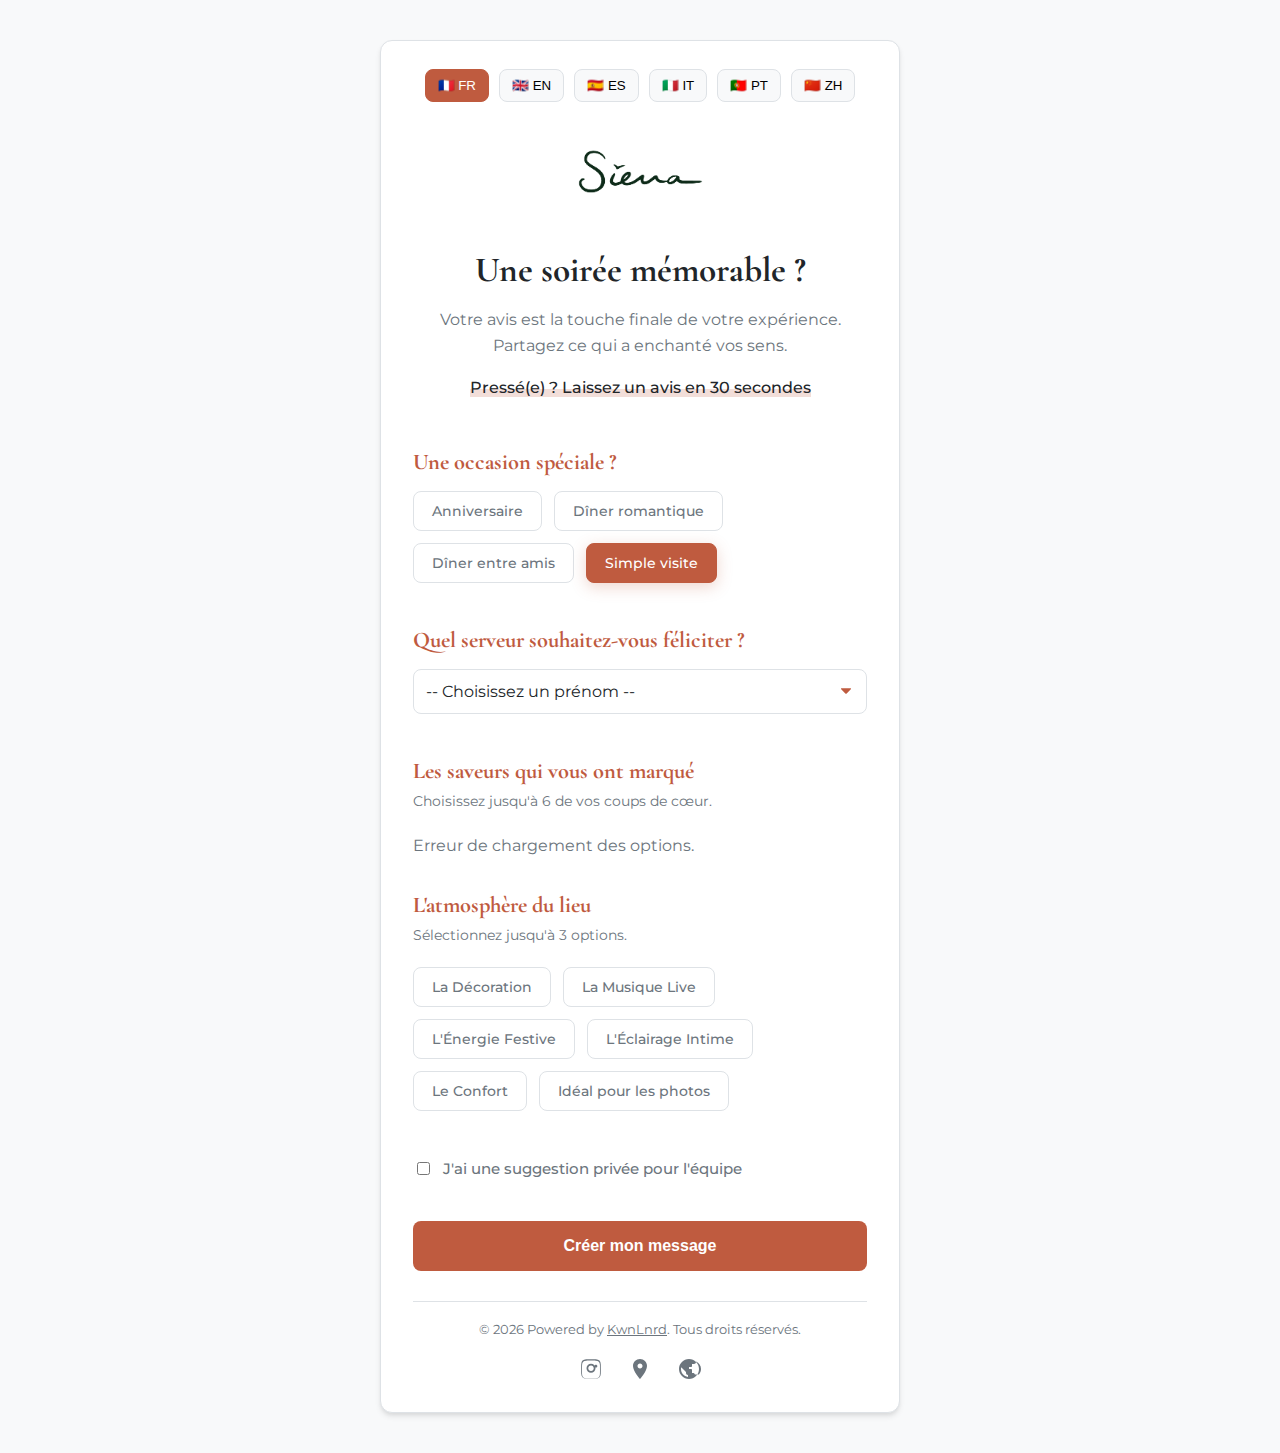
<file: index.html>
<!DOCTYPE html>
<html lang="fr">
<head>
    <meta charset="UTF-8">
    <meta name="viewport" content="width=device-width, initial-scale=1.0">
    <title>Votre Avis sur Siena Paris</title>
    <style>
        /* --- DESIGN SYSTEM (Inspiré de admin.html) --- */
        @import url('https://fonts.googleapis.com/css2?family=Cormorant+Garamond:wght@600;700&family=Montserrat:wght@400;500;600&display=swap');
        
        :root {
            --brand-color: #BF5B3F;
            --brand-color-light: rgba(191, 91, 63, 0.1);
            --brand-color-dark: #A64B35;
            --background-color: #F8F9FA; /* Modifié depuis #FDFBF5 */
            --surface-color: #FFFFFF;
            --text-primary: #212529; /* Modifié depuis #2C2C2C */
            --text-secondary: #6C757D; /* Modifié depuis #737373 */
            --border-color: #DEE2E6; /* Modifié depuis #EAE0D5 */
            --danger-color: #D32F2F;
            --font-serif: 'Cormorant Garamond', serif;
            --font-sans: 'Montserrat', sans-serif;
            --shadow-sm: 0 1px 3px rgba(0,0,0,.05), 0 1px 2px rgba(0,0,0,.03);
            --shadow-md: 0 4px 6px -1px rgba(0,0,0,.1), 0 2px 4px -1px rgba(0,0,0,.06);
        }

        /* --- STYLES GLOBAUX --- */
        @keyframes fadeIn { from { opacity: 0; transform: translateY(15px); } to { opacity: 1; transform: translateY(0); } }
        @keyframes fadeOut { from { opacity: 1; } to { opacity: 0; } }
        
        body {
            font-family: var(--font-sans);
            background-color: var(--background-color);
            color: var(--text-primary);
            margin: 0;
            padding: 20px;
            display: flex;
            justify-content: center;
            align-items: flex-start;
            min-height: 100vh;
            -webkit-font-smoothing: antialiased;
            -moz-osx-font-smoothing: grayscale;
            box-sizing: border-box;
        }

        .review-container {
            background-color: var(--surface-color);
            border-radius: 12px; /* Style de carte */
            padding: 28px 32px;
            box-shadow: var(--shadow-md); /* Ombre de la carte */
            width: 100%;
            max-width: 520px;
            text-align: center;
            box-sizing: border-box;
            border: 1px solid var(--border-color); /* Bordure de la carte */
            animation: fadeIn .8s ease-out;
            margin: 20px 0;
        }

        .logo-container { margin-bottom: 10px; }
        .logo-container img { width: 180px; height: auto; }
        
        h1 { font-family: var(--font-serif); font-size: 2.2rem; margin-bottom: 12px; margin-top: 10px; }
        p { font-size: 1rem; line-height: 1.6; color: var(--text-secondary); margin-bottom: 32px; }
        
        /* --- SECTIONS & GROUPES DE TAGS --- */
        .tag-section { margin-bottom: 28px; text-align: left; }
        .tag-section h3 { font-family: var(--font-serif); font-size: 1.4rem; margin-bottom: 16px; color: var(--brand-color); }
        
        .tag-group { display: flex; flex-wrap: wrap; gap: 12px; }
        .tag-group input[type=checkbox], .tag-group input[type=radio] { position: absolute; opacity: 0; width: 0; height: 0; }
        
        .tag-group label {
            background-color: var(--surface-color);
            color: var(--text-secondary);
            padding: 10px 18px;
            border-radius: 8px; /* Style de bouton */
            cursor: pointer;
            font-size: .9rem;
            font-weight: 500;
            transition: all .3s ease;
            border: 1px solid var(--border-color);
            user-select: none;
        }
        
        .tag-group input:checked+label {
            background-color: var(--brand-color);
            color: #fff;
            border-color: var(--brand-color);
            box-shadow: 0 4px 15px rgba(191,91,63,.25);
        }

        .tag-group input[type=checkbox]:disabled+label {
            cursor: not-allowed;
            background-color: var(--background-color);
            color: #BDBDBD;
            opacity: 0.7;
            box-shadow: none;
        }
        
        /* --- FORMULAIRES --- */
        select, textarea {
            width: 100%;
            padding: 12px;
            border-radius: 8px; /* Style de formulaire */
            border: 1px solid var(--border-color);
            background-color: var(--surface-color);
            font-family: var(--font-sans);
            font-size: 1rem;
            color: var(--text-primary);
            box-sizing: border-box;
        }

        select {
            cursor: pointer;
            -webkit-appearance: none;
            -moz-appearance: none;
            appearance: none;
            background-image: url('data:image/svg+xml;charset=US-ASCII,%3Csvg%20xmlns%3D%22http%3A//www.w3.org/2000/svg%22%20width%3D%22292.4%22%20height%3D%22292.4%22%3E%3Cpath%20fill%3D%22%23BF5B3F%22%20d%3D%22M287%2069.4a17.6%2017.6%200%200%200-13-5.4H18.4c-5%200-9.3%201.8-12.9%205.4A17.6%2017.6%200%200%200%200%2082.2c0%205%201.8%209.3%205.4%2012.9l128%20127.9c3.6%203.6%207.8%205.4%2012.8%205.4s9.2-1.8%2012.8-5.4L287%2095c3.5-3.5%205.4-7.8%205.4-12.8%200-5-1.9-9.2-5.5-12.8z%22/%3E%3C/svg%3E');
            background-repeat: no-repeat;
            background-position: right 15px top 50%;
            background-size: .65em auto;
        }

        textarea {
            min-height: 140px;
            resize: vertical;
            margin-bottom: 16px;
        }

        /* --- BOUTONS --- */
        .button {
            background-color: var(--brand-color);
            color: #fff;
            border: none;
            padding: 16px;
            border-radius: 8px; /* Style de bouton */
            font-size: 1rem;
            font-weight: 600;
            cursor: pointer;
            width: 100%;
            transition: background-color .3s ease;
            display: block;
            text-decoration: none;
            box-sizing: border-box;
            margin-top: 12px;
        }

        .button:hover {
            background-color: var(--brand-color-dark);
        }

        .button.secondary {
            background: var(--surface-color);
            color: var(--brand-color);
            border: 1px solid var(--border-color);
        }

        .button.secondary:hover {
            background-color: var(--background-color);
            border-color: var(--brand-color);
        }

        /* --- AUTRES ÉLÉMENTS --- */
        .hidden { display: none !important; }
        
        .loader-container { display: flex; flex-direction: column; align-items: center; gap: 15px; margin: 20px auto; }
        .loader { width: 40px; height: 40px; border: 4px solid var(--border-color); border-left-color: var(--brand-color); border-radius: 50%; animation: spin 1s linear infinite; }
        @keyframes spin { to { transform: rotate(360deg); } }
        
        footer { margin-top: 30px; padding-top: 20px; border-top: 1px solid var(--border-color); font-size: .8rem; color: var(--text-secondary); }
        
        .dish-subcategory { font-weight: 600; font-size: .95rem; color: var(--text-secondary); margin-top: 20px; margin-bottom: 12px; border-bottom: 1px solid var(--border-color); padding-bottom: 5px; }
        .dish-subcategory:first-child { margin-top: 0; }
        
        .language-switcher { margin-bottom: 20px; display: flex; justify-content: center; gap: 10px; flex-wrap: wrap; }
        .lang-btn { background-color: var(--background-color); border: 1px solid var(--border-color); padding: 8px 12px; border-radius: 8px; cursor: pointer; font-weight: 500; transition: all 0.2s; }
        .lang-btn.active { background-color: var(--brand-color); color: white; border-color: var(--brand-color); }
        
        .private-feedback-toggle { display: flex; align-items: center; gap: 10px; text-align: left; margin-top: 20px; }
        .private-feedback-toggle input[type="checkbox"] { position: static; opacity: 1; width: auto; height: auto; cursor: pointer; accent-color: var(--brand-color); }
        .private-feedback-toggle label { background: none; color: var(--text-secondary); padding: 0; border: none; border-radius: 0; box-shadow: none; font-weight: 500; font-size: 0.95rem; transition: none; transform: none; }
        .private-feedback-toggle input:checked+label { background: none; color: var(--text-primary); }
        
        .quick-review-prompt { margin-top: -15px; margin-bottom: 25px; }
        .quick-review-prompt a { cursor: pointer; font-weight: 500; color: var(--text-primary); text-decoration: none; border-bottom: 2px solid transparent; box-shadow: inset 0 -8px 0 rgba(191, 91, 63, 0.2); transition: box-shadow 0.3s ease-in-out; }
        .quick-review-prompt a:hover { box-shadow: inset 0 -1.2em 0 rgba(191, 91, 63, 0.3); }
        
        .social-icons { display: flex; justify-content: center; align-items: center; gap: 25px; margin-top: 20px; }
        .social-icons a { color: var(--text-secondary); text-decoration: none; transition: color 0.3s; }
        .social-icons a:hover { color: var(--brand-color); }
        .social-icons svg { width: 24px; height: 24px; }
        
        #thank-you-message { background-color: var(--brand-color-light); border-radius: 12px; padding: 18px; margin-bottom: 20px; text-align: left; border: 1px solid var(--brand-color); }
        #thank-you-message h4 { margin: 0 0 10px 0; font-family: var(--font-serif); color: var(--brand-color); font-size: 1.3rem; }
        #thank-you-message p { font-size: 0.95rem; line-height: 1.5; color: var(--text-primary); margin-bottom: 0; }
        
        #notification { position: fixed; bottom: 20px; left: 50%; transform: translateX(-50%); background-color: #2C2C2C; color: white; padding: 15px 25px; border-radius: 10px; box-shadow: 0 5px 15px rgba(0,0,0,0.2); z-index: 2000; opacity: 0; animation: fadeIn 0.5s forwards; }
        #notification.fade-out { animation: fadeOut 0.5s forwards; }
        
        .limit-notification { color: var(--brand-color); font-size: 0.9rem; margin-top: -10px; margin-bottom: 15px; text-align: left; font-weight: 500; transition: opacity 0.3s ease-in-out; }
        
        .review-section-container { transition: opacity 0.4s ease-out, max-height 0.6s ease-in-out; overflow: hidden; max-height: 2000px; opacity: 1; }
        .review-section-container.collapsed { max-height: 0; opacity: 0; }
        
        .dropdown-container { margin-top: 15px; max-height: 0; opacity: 0; overflow: hidden; transition: max-height 0.5s ease-in-out, opacity 0.4s ease-out; }
        .dropdown-container.visible { opacity: 1; }
        #birthday_details_container.visible { max-height: 100px; }
        #service-qualities-container.visible { max-height: 200px; }
        .private-feedback-container.visible { max-height: 200px; }

        @media (max-width: 600px) {
            body { padding: 10px; }
            .review-container { padding: 20px 15px; margin: 10px 0; }
            h1 { font-size: 1.9rem; }
            .tag-group { gap: 10px; }
            .tag-group label { padding: 8px 14px; font-size: 0.85rem; }
        }
    </style>
</head>
<body>
    <div class="review-container">
        <div class="language-switcher">
            <button class="lang-btn" data-lang="fr">🇫🇷 FR</button>
            <button class="lang-btn" data-lang="en">🇬🇧 EN</button>
            <button class="lang-btn" data-lang="es">🇪🇸 ES</button>
            <button class="lang-btn" data-lang="it">🇮🇹 IT</button>
            <button class="lang-btn" data-lang="pt">🇵🇹 PT</button>
            <button class="lang-btn" data-lang="zh">🇨🇳 ZH</button>
        </div>
        <div class="logo-container">
            <a href="/">
                <img src="/assets/logosiena-1.png" alt="Logo Siena Paris">
            </a>
        </div>
        <h1 data-translate-key="main_title"></h1>
        <p data-translate-key="subtitle"></p>

        <p class="quick-review-prompt" id="quick-review-prompt-container">
            <a id="quick-review-toggle" data-translate-key="quick_review_prompt"></a>
        </p>

        <form id="review-form">
            <div id="detailed-review-section" class="review-section-container">
                <div class="tag-section">
                    <h3 data-translate-key="occasion_title"></h3>
                    <div class="tag-group" data-category="reason_for_visit">
                        <input type="radio" id="event_birthday" name="event" value="un anniversaire"><label for="event_birthday" data-translate-key="occasion_birthday"></label>
                        <input type="radio" id="event_romantic" name="event" value="un dîner romantique"><label for="event_romantic" data-translate-key="occasion_romantic"></label>
                        <input type="radio" id="event_friends" name="event" value="un dîner entre amis"><label for="event_friends" data-translate-key="occasion_friends"></label>
                        <input type="radio" id="event_visit" name="event" value="une simple visite" checked><label for="event_visit" data-translate-key="occasion_visit"></label>
                    </div>
                    <div id="birthday_details_container" class="dropdown-container">
                        <select id="birthday_details" name="birthday_details" data-category="birthday_details">
                            <option value="" disabled selected data-translate-key="birthday_who"></option>
                            <option value="de mon père" data-translate-key="birthday_father"></option>
                            <option value="de ma mère" data-translate-key="birthday_mother"></option>
                            <option value="de mon mari" data-translate-key="birthday_husband"></option>
                            <option value="de ma femme" data-translate-key="birthday_wife"></option>
                            <option value="de mon fils" data-translate-key="birthday_son"></option>
                            <option value="de ma fille" data-translate-key="birthday_daughter"></option>
                            <option value="d'un(e) ami(e)" data-translate-key="birthday_friend"></option>
                        </select>
                    </div>
                </div>
                <div class="tag-section">
                    <h3 data-translate-key="server_title"></h3>
                    <select id="server-select" data-category="server_name">
                        <option value="" data-translate-key="server_choose"></option>
                    </select>
                    <div id="service-qualities-container" class="dropdown-container">
                        <p style="font-size: 0.9rem; margin-top: 20px; margin-bottom: 10px;" data-translate-key="service_subtitle"></p>
                        <p class="limit-notification hidden"></p>
                        <div class="tag-group" data-category="service_qualities">
                            <input type="checkbox" id="tag_service_1" value="attentionné"><label for="tag_service_1" data-translate-key="service_q1"></label>
                            <input type="checkbox" id="tag_service_2" value="souriant et chaleureux"><label for="tag_service_2" data-translate-key="service_q2"></label>
                            <input type="checkbox" id="tag_service_3" value="professionnel"><label for="tag_service_3" data-translate-key="service_q3"></label>
                            <input type="checkbox" id="tag_service_4" value="efficace et rapide"><label for="tag_service_4" data-translate-key="service_q4"></label>
                            <input type="checkbox" id="tag_service_5" value="de très bon conseil"><label for="tag_service_5" data-translate-key="service_q5"></label>
                            <input type="checkbox" id="tag_service_6" value="discret"><label for="tag_service_6" data-translate-key="service_q6"></label>
                        </div>
                    </div>
                </div>
                <div class="tag-section" id="dishes-section-limiter">
                    <h3 data-translate-key="flavors_title"></h3>
                    <p style="font-size: 0.9rem; margin-top: -10px; margin-bottom: 20px;" data-translate-key="flavors_subtitle"></p>
                    <p class="limit-notification hidden"></p>
                    <div id="dishes-content" data-category="dish">
                        <p data-translate-key="loading_options">Chargement des options...</p>
                    </div>
                </div>
                <div class="tag-section">
                    <h3 data-translate-key="atmosphere_title"></h3>
                    <p style="font-size: 0.9rem; margin-top: -10px; margin-bottom: 20px;" data-translate-key="atmosphere_subtitle"></p>
                    <p class="limit-notification hidden"></p>
                    <div class="tag-group" data-category="atmosphere" id="atmospheres-content">
                        <!-- Le contenu est généré par JavaScript -->
                    </div>
                </div>
            </div>

            <div id="quick-review-section" class="review-section-container collapsed">
                 <div class="tag-section">
                    <h3 data-translate-key="server_title"></h3>
                    <select id="server-select-express" data-category="server_name">
                        <option value="" data-translate-key="server_choose"></option>
                    </select>
                </div>
                <div class="tag-section">
                    <h3 data-translate-key="quick_review_highlight_title"></h3>
                    <p class="limit-notification hidden"></p>
                     <div class="tag-group" data-category="quick_highlight">
                        <input type="checkbox" id="highlight_1" value="Service attentionné"><label for="highlight_1" data-translate-key="highlight_service"></label>
                        <input type="checkbox" id="highlight_2" value="Ambiance festive"><label for="highlight_2" data-translate-key="highlight_atmosphere"></label>
                        <input type="checkbox" id="highlight_3" value="Cocktails créatifs"><label for="highlight_3" data-translate-key="highlight_cocktails"></label>
                        <input type="checkbox" id="highlight_4" value="Décoration chic"><label for="highlight_4" data-translate-key="highlight_decor"></label>
                        <input type="checkbox" id="highlight_5" value="Qualité des produits"><label for="highlight_5" data-translate-key="highlight_products"></label>
                        <input type="checkbox" id="highlight_6" value="Super soirée"><label for="highlight_6" data-translate-key="highlight_evening"></label>
                    </div>
                </div>
            </div>

            <div id="common-form-elements">
                 <div class="tag-section">
                    <div class="private-feedback-toggle">
                        <input type="checkbox" id="toggle-private-feedback">
                        <label for="toggle-private-feedback" data-translate-key="private_feedback_label"></label>
                    </div>
                    <div id="private-feedback-container" class="private-feedback-container dropdown-container">
                        <textarea id="private-feedback-text" data-translate-key="private_feedback_placeholder" placeholder="Votre suggestion nous aidera à nous améliorer..."></textarea>
                    </div>
                </div>
                <button type="submit" class="button" id="generate-btn" data-translate-key="generate_button"></button>
            </div>
        </form>

        <div id="loader" class="loader-container hidden">
            <div class="loader"></div>
            <span id="loader-text"></span>
        </div>
        <div id="result-area" class="hidden">
            <div id="thank-you-message" class="hidden"></div>
            <textarea id="review-text" readonly></textarea>
            <a href="https://search.google.com/local/writereview?placeid=ChIJIdvGkX5v5kcRQ1FTWUnyJxo" target="_blank" id="google-btn" class="button" data-translate-key="publish_button"></a>
        </div>
        <footer>
            &copy; <span id="copyright-year"></span> Powered by <a href="https://instagram.com/KwnLnrd" target="_blank" style="color: var(--text-secondary); text-decoration: underline;">KwnLnrd</a>. <span data-translate-key="footer_rights"></span>
            <div class="social-icons">
                <a href="https://www.instagram.com/siena.paris/" target="_blank" title="Instagram">
                    <svg xmlns="http://www.w3.org/2000/svg" viewBox="0 0 24 24" fill="currentColor"><path d="M12 2.163c3.204 0 3.584.012 4.85.07 3.252.148 4.771 1.691 4.919 4.919.058 1.265.069 1.645.069 4.85s-.011 3.584-.069 4.85c-.149 3.225-1.664 4.771-4.919 4.919-1.266.058-1.644.07-4.85.07s-3.584-.012-4.85-.07c-3.252-.148-4.771-1.691-4.919-4.919-.058-1.265-.069-1.645-.069-4.85s.011-3.584.069-4.85c.149-3.225 1.664-4.771 4.919-4.919C8.416 2.175 8.796 2.163 12 2.163zm0 1.441c-3.149 0-3.505.012-4.73.068-2.793.127-4.057 1.383-4.184 4.184-.056 1.225-.067 1.575-.067 4.73s.011 3.505.067 4.73c.127 2.793 1.383 4.057 4.184 4.184 1.225.056 1.575.067 4.73.067s3.505-.011 4.73-.067c2.793-.127 4.057-1.383 4.184-4.184.056-1.225.067-1.575.067-4.73s-.011-3.505-.067-4.73c-.127-2.793-1.383-4.057-4.184-4.184-1.225-.056-1.575-.068-4.73-.068zm0 3.191c-2.496 0-4.502 2.006-4.502 4.502s2.006 4.502 4.502 4.502 4.502-2.006 4.502-4.502-2.006-4.502-4.502-4.502zm0 7.251c-1.516 0-2.75-1.234-2.75-2.75s1.234-2.75 2.75-2.75 2.75 1.234 2.75 2.75-1.234 2.75-2.75 2.75zm4.92-6.336c-.783 0-1.419.636-1.419 1.419s.636 1.419 1.419 1.419 1.419-.636 1.419-1.419-.636-1.419-1.419-1.419z"/></svg>
                </a>
                <a href="https://goo.gl/maps/f4sURP3e8CpZbLDY8?coh=178572&entry=tt" target="_blank" title="Google Maps">
                    <svg xmlns="http://www.w3.org/2000/svg" viewBox="0 0 24 24" fill="currentColor"><path d="M12 2C8.13 2 5 5.13 5 9c0 5.25 7 13 7 13s7-7.75 7-13c0-3.87-3.13-7-7-7zm0 9.5c-1.38 0-2.5-1.12-2.5-2.5s1.12-2.5 2.5-2.5 2.5 1.12 2.5 2.5-1.12 2.5-2.5 2.5z"/></svg>
                </a>
                <a href="https://restaurantsiena.com" target="_blank" title="Site Web">
                    <svg xmlns="http://www.w3.org/2000/svg" viewBox="0 0 24 24" fill="currentColor"><path d="M12 2C6.48 2 2 6.48 2 12s4.48 10 10 10 10-4.48 10-10S17.52 2 12 2zm-1 17.93c-3.95-.49-7-3.85-7-7.93 0-.62.08-1.21.21-1.79L9 15v1c0 1.1.9 2 2 2v1.93zm6.9-2.54c-.26-.81-1-1.39-1.9-1.39h-1v-3c0-.55-.45-1-1-1h-2v-2h2c.55 0 1-.45 1-1V7h2c1.1 0 2-.9 2-2v-.41c2.93 1.19 5 4.06 5 7.41 0 2.08-.8 3.97-2.1 5.39z"/></svg>
                </a>
            </div>
        </footer>
    </div>
    <div id="notification" class="hidden"></div>
    <script>
        document.addEventListener('DOMContentLoaded', () => {
            const translations = {
                fr: {
                    page_title: "Votre Avis sur Siena Paris", main_title: "Une soirée mémorable ?", subtitle: "Votre avis est la touche finale de votre expérience. Partagez ce qui a enchanté vos sens.", 
                    quick_review_prompt: "Pressé(e) ? Laissez un avis en 30 secondes",
                    quick_review_prompt_detailed: "Afficher plus d'options pour un avis détaillé",
                    quick_review_highlight_title: "Le point fort de votre visite",
                    highlight_service: "Service attentionné", highlight_atmosphere: "Ambiance festive", highlight_cocktails: "Cocktails créatifs", highlight_decor: "Décoration chic", highlight_products: "Qualité des produits", highlight_evening: "Super soirée",
                    occasion_title: "Une occasion spéciale ?", occasion_birthday: "Anniversaire", occasion_romantic: "Dîner romantique", occasion_friends: "Dîner entre amis", occasion_visit: "Simple visite", birthday_who: "C'était l'anniversaire de qui ?", birthday_father: "Père", birthday_mother: "Mère", birthday_husband: "Mari", birthday_wife: "Femme", birthday_son: "Fils", birthday_daughter: "Fille", birthday_friend: "Ami(e)", server_title: "Quel serveur souhaitez-vous féliciter ?", server_choose: "-- Choisissez un prénom --", service_subtitle: "Qu'avez-vous particulièrement apprécié ? (3 choix max)", service_q1: "Attentionné", service_q2: "Souriant", service_q3: "Professionnel", service_q4: "Efficace", service_q5: "De bon conseil", service_q6: "Discret", flavors_title: "Les saveurs qui vous ont marqué", flavors_subtitle: "Choisissez jusqu'à 6 de vos coups de cœur.", atmosphere_title: "L'atmosphère du lieu", atmosphere_subtitle: "Sélectionnez jusqu'à 3 options.",
                    atmosphere_decoration: "La Décoration", atmosphere_music: "La Musique Live", atmosphere_energy: "L'Énergie Festive", atmosphere_lighting: "L'Éclairage Intime", atmosphere_comfort: "Le Confort", atmosphere_photo: "Idéal pour les photos",
                    private_feedback_label: "J'ai une suggestion privée pour l'équipe", private_feedback_placeholder: "Votre suggestion nous aidera à nous améliorer...",
                    generate_button: "Créer mon message", copy_button: "Copier le texte", publish_button: "Publier mon avis sur Google", footer_rights: "Tous droits réservés.", 
                    loading_messages: ["Contact de notre assistant créatif...","Analyse de votre soirée mémorable...","L'inspiration est en chemin...","Finalisation de la rédaction..."], 
                    alert_no_option: "Veuillez sélectionner au moins une option ou laisser un feedback privé.", alert_quick_review_min: "Veuillez sélectionner au moins un point fort.", 
                    limit_reached: (limit) => `Vous avez atteint la limite de ${limit} options.`,
                    thank_you_title: "Merci pour votre contribution !", thank_you_instructions: "<strong>Suivez ces 2 étapes :</strong><br>1. Le texte a été copié.<br>2. Cliquez sur 'Publier sur Google' et collez votre avis.",
                    loading_options: "Chargement des options...", loading_error: "Erreur de chargement des options."
                },
                en: {
                    page_title: "Your Feedback on Siena Paris", main_title: "A memorable evening?", subtitle: "Your feedback is the finishing touch. Share what delighted your senses.", 
                    quick_review_prompt: "In a hurry? Leave a review in 30 seconds",
                    quick_review_prompt_detailed: "Show more options for a detailed review",
                    quick_review_highlight_title: "The highlight of your visit",
                    highlight_service: "Attentive service", highlight_atmosphere: "Festive atmosphere", highlight_cocktails: "Creative cocktails", highlight_decor: "Chic decor", highlight_products: "Quality products", highlight_evening: "Great evening",
                    occasion_title: "A special occasion?", occasion_birthday: "Birthday", occasion_romantic: "Romantic dinner", occasion_friends: "Dinner with friends", occasion_visit: "Just visiting", birthday_who: "Whose birthday was it?", birthday_father: "Father", birthday_mother: "Mother", birthday_husband: "Husband", birthday_wife: "Wife", birthday_son: "Son", birthday_daughter: "Daughter", birthday_friend: "Friend", server_title: "Which server would you like to praise?", server_choose: "-- Choose a name --", service_subtitle: "What did you particularly appreciate? (3 choices max)", service_q1: "Attentive", service_q2: "Smiling", service_q3: "Professional", service_q4: "Efficient", service_q5: "Great advice", service_q6: "Discreet", flavors_title: "The flavors that stood out", flavors_subtitle: "Choose up to 6 of your favorites.", atmosphere_title: "The atmosphere", atmosphere_subtitle: "Select up to 3 options.",
                    atmosphere_decoration: "The Decoration", atmosphere_music: "Live Music", atmosphere_energy: "Festive Energy", atmosphere_lighting: "Intimate Lighting", atmosphere_comfort: "The Comfort", atmosphere_photo: "Ideal for photos",
                    private_feedback_label: "I have a private suggestion for the team", private_feedback_placeholder: "Your suggestion will help us improve...",
                    generate_button: "Create my message", copy_button: "Copy text", publish_button: "Publish review on Google", footer_rights: "All rights reserved.", 
                    loading_messages: ["Contacting our creative assistant...","Analyzing your memorable evening...","Inspiration is on its way...","Finalizing the draft..."], 
                    alert_no_option: "Please select at least one option or leave private feedback.", alert_quick_review_min: "Please select at least one highlight.", 
                    limit_reached: (limit) => `You have reached the limit of ${limit} options.`,
                    thank_you_title: "Thank you for your contribution!", thank_you_instructions: "<strong>Follow these 2 steps:</strong><br>1. The text has been copied.<br>2. Click 'Publish on Google' and paste your review.",
                    loading_options: "Loading options...", loading_error: "Error loading options."
                },
                es: {
                    page_title: "Tu Opinión sobre Siena Paris", main_title: "¿Una noche memorable?", subtitle: "Tu opinión es el toque final. Comparte lo que deleitó tus sentidos.",
                    quick_review_prompt: "¿Tienes prisa? Deja una reseña en 30 segundos",
                    quick_review_prompt_detailed: "Mostrar más opciones para una reseña detallada",
                    quick_review_highlight_title: "Lo más destacado de tu visita",
                    highlight_service: "Servicio atento", highlight_atmosphere: "Ambiente festivo", highlight_cocktails: "Cócteles creativos", highlight_decor: "Decoración chic", highlight_products: "Calidad de los productos", highlight_evening: "Noche genial",
                    occasion_title: "¿Una ocasión especial?", occasion_birthday: "Cumpleaños", occasion_romantic: "Cena romántica", occasion_friends: "Cena entre amigos", occasion_visit: "Simple visita", birthday_who: "¿De quién era el cumpleaños?", birthday_father: "Padre", birthday_mother: "Madre", birthday_husband: "Esposo", birthday_wife: "Esposa", birthday_son: "Hijo", birthday_daughter: "Hija", birthday_friend: "Amigo(a)", server_title: "¿A qué camarero te gustaría felicitar?", server_choose: "-- Elige un nombre --", service_subtitle: "¿Qué te gustó especialmente? (3 opciones máx.)", service_q1: "Atento", service_q2: "Sonriente", service_q3: "Profesional", service_q4: "Eficiente", service_q5: "Buen consejero", service_q6: "Discreto", flavors_title: "Los sabores que te marcaron", flavors_subtitle: "Elige hasta 6 de tus favoritos.", atmosphere_title: "El ambiente del lugar", atmosphere_subtitle: "Selecciona hasta 3 opciones.",
                    atmosphere_decoration: "La Decoración", atmosphere_music: "Música en Vivo", atmosphere_energy: "Energía Festiva", atmosphere_lighting: "Iluminación Íntima", atmosphere_comfort: "La Comodidad", atmosphere_photo: "Ideal para fotos",
                    private_feedback_label: "Tengo una sugerencia privada para el equipo", private_feedback_placeholder: "Tu sugerencia nos ayudará a mejorar...",
                    generate_button: "Crear mi mensaje", copy_button: "Copiar texto", publish_button: "Publicar en Google", footer_rights: "Todos los derechos reservados.", 
                    loading_messages: ["Contactando a nuestro asistente...","Analizando tu noche...","La inspiración está en camino...","Finalizando el borrador..."], 
                    alert_no_option: "Por favor, selecciona al menos una opción o deja un comentario privado.", alert_quick_review_min: "Por favor, selecciona al menos un punto fuerte.", 
                    limit_reached: (limit) => `Solo puedes seleccionar hasta ${limit} opciones para "${category}".`,
                    thank_you_title: "¡Gracias por tu contribución!", thank_you_instructions: "<strong>Sigue estos 2 pasos:</strong><br>1. El texto ha sido copiado.<br>2. Haz clic en 'Publicar en Google' y pega tu reseña.",
                    loading_options: "Cargando opciones...", loading_error: "Error al cargar las opciones."
                },
                it: {
                    page_title: "La tua Recensione su Siena Paris", main_title: "Una serata memorabile?", subtitle: "La tua opinione è il tocco finale. Condividi ciò che ha deliziato i tuoi sensi.",
                    quick_review_prompt: "Hai fretta? Lascia una recensione in 30 secondi",
                    quick_review_prompt_detailed: "Mostra più opzioni per una recensione dettagliata",
                    quick_review_highlight_title: "Il punto forte della tua visita",
                    highlight_service: "Servizio attento", highlight_atmosphere: "Atmosfera festosa", highlight_cocktails: "Cocktail creativi", highlight_decor: "Arredamento chic", highlight_products: "Qualità dei prodotti", highlight_evening: "Serata fantastica",
                    occasion_title: "Un'occasione speciale?", occasion_birthday: "Compleanno", occasion_romantic: "Cena romantica", occasion_friends: "Cena tra amici", occasion_visit: "Semplice visita", birthday_who: "Di chi era il compleanno?", birthday_father: "Padre", birthday_mother: "Madre", birthday_husband: "Marito", birthday_wife: "Moglie", birthday_son: "Figlio", birthday_daughter: "Figlia", birthday_friend: "Amico(a)", server_title: "Quale cameriere vorresti elogiare?", server_choose: "-- Scegli un nome --", service_subtitle: "Cosa hai apprezzato in particolare? (max 3 opzioni)", service_q1: "Attento", service_q2: "Sorridente", service_q3: "Professionale", service_q4: "Efficiente", service_q5: "Ottimo consiglio", service_q6: "Discreto", flavors_title: "I sapori che ti hanno colpito", flavors_subtitle: "Scegli fino a 6 dei tuoi preferiti.", atmosphere_title: "L'atmosfera del locale", atmosphere_subtitle: "Seleziona fino a 3 opzioni.",
                    atmosphere_decoration: "La Decorazione", atmosphere_music: "Musica dal Vivo", atmosphere_energy: "Energia Festosa", atmosphere_lighting: "Illuminazione Intima", atmosphere_comfort: "Il Comfort", atmosphere_photo: "Ideale per le foto",
                    private_feedback_label: "Ho un suggerimento privato per il team", private_feedback_placeholder: "Il tuo suggerimento ci aiuterà a migliorare...",
                    generate_button: "Crea il mio messaggio", copy_button: "Copia il testo", publish_button: "Pubblica su Google", footer_rights: "Tutti i diritti riservati.", 
                    loading_messages: ["Contattando il nostro assistente...","Analizzando la tua serata...","L'ispirazione è in arrivo...","Finalizzando la bozza..."], 
                    alert_no_option: "Seleziona almeno un'opzione o lascia un feedback privato.", alert_quick_review_min: "Seleziona almeno un punto forte.", 
                    limit_reached: (limit) => `Puoi selezionare solo fino a ${limit} opzioni per "${category}".`,
                    thank_you_title: "Grazie per il tuo contributo!", thank_you_instructions: "<strong>Segui questi 2 passaggi:</strong><br>1. Il testo è stato copiato.<br>2. Clicca su 'Pubblica su Google' e incolla la tua recensione.",
                    loading_options: "Caricamento opzioni...", loading_error: "Errore nel caricamento delle opzioni."
                },
                pt: {
                    page_title: "A sua Avaliação sobre o Siena Paris", main_title: "Uma noite memorável?", subtitle: "A sua opinião é o toque final. Partilhe o que encantou os seus sentidos.",
                    quick_review_prompt: "Com pressa? Deixe uma avaliação em 30 segundos",
                    quick_review_prompt_detailed: "Mostrar mais opções para uma avaliação detalhada",
                    quick_review_highlight_title: "O destaque da sua visita",
                    highlight_service: "Serviço atencioso", highlight_atmosphere: "Ambiente festivo", highlight_cocktails: "Cocktails creativi", highlight_decor: "Decoração chique", highlight_products: "Qualidade dos produtos", highlight_evening: "Noite ótima",
                    occasion_title: "Uma ocasião especial?", occasion_birthday: "Aniversário", occasion_romantic: "Jantar romântico", occasion_friends: "Jantar entre amigos", occasion_visit: "Simples visita", birthday_who: "De quem era o aniversário?", birthday_father: "Pai", birthday_mother: "Mãe", birthday_husband: "Marido", birthday_wife: "Esposa", birthday_son: "Filho", birthday_daughter: "Filha", birthday_friend: "Amigo(a)", server_title: "Qual empregado gostaria de elogiar?", server_choose: "-- Escolha um nome --", service_subtitle: "O que apreciou particularmente? (máx. 3 opções)", service_q1: "Atencioso", service_q2: "Sorridente", service_q3: "Profissional", service_q4: "Eficiente", service_q5: "Bons conselhos", service_q6: "Discreto", flavors_title: "Os sabores que o marcaram", flavors_subtitle: "Escolha até 6 dos seus favoritos.", atmosphere_title: "A atmosfera do local", atmosphere_subtitle: "Selecione até 3 opções.",
                    atmosphere_decoration: "A Decoração", atmosphere_music: "Música ao Vivo", atmosphere_energy: "A Energia Festiva", atmosphere_lighting: "A Iluminação Íntima", atmosphere_comfort: "O Conforto", atmosphere_photo: "Ideal para fotos",
                    private_feedback_label: "Tenho uma sugestão privada para a equipa", private_feedback_placeholder: "A sua sugestão vai ajudar-nos a melhorar...",
                    generate_button: "Criar minha mensagem", copy_button: "Copiar texto", publish_button: "Publicar avaliação no Google", footer_rights: "Todos os direitos reservados.",
                    loading_messages: ["A contactar o nosso assistente criativo...","A analisar a sua noite memorável...","A inspiração está a caminho...","A finalizar o rascunho..."],
                    alert_no_option: "Por favor, selecione pelo menos uma opção ou deixe um feedback privado.", alert_quick_review_min: "Por favor, selecione pelo menos um ponto forte.",
                    limit_reached: (limit) => `Atingiu o limite de ${limit} opções.`,
                    thank_you_title: "Obrigado pela sua contribuição!", thank_you_instructions: "<strong>Siga estes 2 passos:</strong><br>1. O texto foi copiado.<br>2. Clique em 'Publicar no Google' e cole a sua avaliação.",
                    loading_options: "A carregar opções...", loading_error: "Erro ao carregar as opções."
                },
                zh: {
                    page_title: "您对Siena Paris的评价", main_title: "一个难忘的夜晚？", subtitle: "您的评价是您体验的点睛之笔。分享那些让您感官愉悦的瞬间。",
                    quick_review_prompt: "赶时间？30秒内留下评论",
                    quick_review_prompt_detailed: "显示更多选项以获取详细评论",
                    quick_review_highlight_title: "您此行的亮点",
                    highlight_service: "周到的服务", highlight_atmosphere: "节日气氛", highlight_cocktails: "创意鸡尾酒", highlight_decor: "别致的装饰", highlight_products: "优质的产品", highlight_evening: "美好的夜晚",
                    occasion_title: "特殊场合？", occasion_birthday: "生日", occasion_romantic: "浪漫晚餐", occasion_friends: "朋友聚餐", occasion_visit: "普通光临", birthday_who: "是谁的生日？", birthday_father: "父亲", birthday_mother: "母亲", birthday_husband: "丈夫", birthday_wife: "妻子", birthday_son: "儿子", birthday_daughter: "女儿", birthday_friend: "朋友",
                    server_title: "您想表扬哪位服务员？", server_choose: "-- 请选择一个名字 --", service_subtitle: "您特别欣赏什么？ (最多3个选项)", service_q1: "周到", service_q2: "微笑", service_q3: "专业", service_q4: "高效", service_q5: "很好的建议", service_q6: "谨慎",
                    flavors_title: "给您留下深刻印象的风味", flavors_subtitle: "选择最多6个您的最爱。", atmosphere_title: "现场气氛", atmosphere_subtitle: "选择最多3个选项。",
                    atmosphere_decoration: "装饰", atmosphere_music: "现场音乐", atmosphere_energy: "节日活力", atmosphere_lighting: "私密照明", atmosphere_comfort: "舒适", atmosphere_photo: "适合拍照",
                    private_feedback_label: "我有一个给团队的私人建议", private_feedback_placeholder: "您的建议将帮助我们改进...",
                    generate_button: "创建我的消息", copy_button: "复制文本", publish_button: "在谷歌上发布评论", footer_rights: "版权所有。",
                    loading_messages: ["正在联系我们的创意助理...","正在分析您难忘的夜晚...","灵感正在路上...","正在完成草稿..."],
                    alert_no_option: "请至少选择一个选项或留下私人反馈。", alert_quick_review_min: "请至少选择一个亮点。",
                    limit_reached: (limit) => `您已达到${limit}个选项的限制。`,
                    thank_you_title: "感谢您的贡献！", thank_you_instructions: "<strong>请按照以下两个步骤操作：</strong><br>1. 文本已复制。<br>2. 点击“在谷歌上发布”并粘贴您的评论。",
                    loading_options: "加载选项...", loading_error: "加载选项时出错。"
                }
            };
            
            let currentLang = 'fr';
            const form = document.getElementById('review-form');
            const serverSelect = document.getElementById('server-select');
            const serverSelectExpress = document.getElementById('server-select-express');
            const serviceQualitiesContainer = document.getElementById('service-qualities-container');
            const birthdayEventRadio = document.getElementById('event_birthday');
            const birthdayDetailsContainer = document.getElementById('birthday_details_container');
            const googleBtn = document.getElementById('google-btn');
            const reviewText = document.getElementById('review-text');
            const generateBtn = document.getElementById('generate-btn');
            const loader = document.getElementById('loader');
            const loaderText = document.getElementById('loader-text');
            const resultArea = document.getElementById('result-area');
            const thankYouMessage = document.getElementById('thank-you-message');
            const notification = document.getElementById('notification');
            const quickReviewToggle = document.getElementById('quick-review-toggle');
            const detailedReviewSection = document.getElementById('detailed-review-section');
            const quickReviewSection = document.getElementById('quick-review-section');
            const privateFeedbackToggle = document.getElementById('toggle-private-feedback');
            const privateFeedbackContainer = document.getElementById('private-feedback-container');
            const privateFeedbackText = document.getElementById('private-feedback-text');
            let isQuickReviewMode = false;
            let loadingInterval;

            const getTranslation = (key, ...args) => {
                const value = translations[currentLang][key] || translations['fr'][key];
                return typeof value === 'function' ? value(...args) : value;
            };

            const showNotification = (message) => {
                notification.textContent = message;
                notification.classList.remove('hidden', 'fade-out');
                setTimeout(() => {
                    notification.classList.add('fade-out');
                    setTimeout(() => notification.classList.add('hidden'), 500);
                }, 3000);
            };

            const translatePage = () => {
                document.title = getTranslation('page_title');
                document.querySelectorAll('[data-translate-key]').forEach(el => {
                    const key = el.dataset.translateKey;
                    if (el.tagName === 'TEXTAREA' && el.placeholder) {
                        el.placeholder = getTranslation(key);
                    } else {
                        el.innerHTML = getTranslation(key);
                    }
                });
                document.querySelectorAll('.limit-notification:not(.hidden)').forEach(el => {
                    const group = el.closest('.tag-section').querySelector('[data-category]');
                    const category = group.dataset.category;
                    const limit = getLimitForCategory(category);
                    if (limit) {
                        el.textContent = getTranslation('limit_reached', limit);
                    }
                });
            };

            const switchLanguage = (lang) => {
                if (translations[lang]) {
                    currentLang = lang;
                    document.documentElement.lang = lang;
                    document.querySelectorAll('.lang-btn').forEach(btn => {
                        btn.classList.toggle('active', btn.dataset.lang === lang);
                    });
                    
                    translatePage();
                    fetchPublicData(lang);
                }
            };
            
            const getLimitForCategory = (category) => {
                const limits = {'service_qualities': 3, 'dish': 6, 'atmosphere': 3, 'quick_highlight': 3};
                return limits[category];
            };

            const initializeCheckboxGroup = (category) => {
                const limit = getLimitForCategory(category);
                if (!limit) return;

                const container = document.querySelector(`[data-category="${category}"]`);
                if (!container) return;

                const section = container.closest('.tag-section');
                if (!section) return;
                
                const notificationEl = section.querySelector('.limit-notification');
                
                const updateLimitState = () => {
                    const checkboxes = container.querySelectorAll('input[type="checkbox"]');
                    const checkedCount = container.querySelectorAll('input[type="checkbox"]:checked').length;
                    const limitReached = checkedCount >= limit;

                    checkboxes.forEach(cb => {
                        if (!cb.checked) {
                            cb.disabled = limitReached;
                        }
                    });

                    if (notificationEl) {
                        notificationEl.classList.toggle('hidden', !limitReached);
                        if (limitReached) {
                            notificationEl.textContent = getTranslation('limit_reached', limit);
                        }
                    }
                };
                
                container.addEventListener('change', (e) => {
                    if (e.target.type === 'checkbox') {
                        updateLimitState();
                    }
                });
                
                updateLimitState();
            };

            const populateAtmospheres = () => {
                const atmosphereOptions = [
                    { key: 'atmosphere_decoration', value: 'Decoration' },
                    { key: 'atmosphere_music', value: 'Live Music' },
                    { key: 'atmosphere_energy', value: 'Festive Energy' },
                    { key: 'atmosphere_lighting', value: 'Intimate Lighting' },
                    { key: 'atmosphere_comfort', value: 'Comfort' },
                    { key: 'atmosphere_photo', value: 'Ideal for photos' }
                ];

                const atmospheresContent = document.getElementById('atmospheres-content');
                if (!atmospheresContent) return;

                atmospheresContent.innerHTML = '';
                atmosphereOptions.forEach(opt => {
                    const id = opt.key.replace(/_/g, '-');
                    atmospheresContent.innerHTML += `
                        <input type="checkbox" id="${id}" value="${opt.value}">
                        <label for="${id}" data-translate-key="${opt.key}"></label>
                    `;
                });
                
                initializeCheckboxGroup('atmosphere');
            };

            async function fetchPublicData(lang) {
                try {
                    const response = await fetch(`https://siena-avis.onrender.com/api/public/data?lang=${lang}`);
                    if (!response.ok) throw new Error('Network response was not ok');
                    const data = await response.json();

                    const servers = data.servers || [];
                    [serverSelect, serverSelectExpress].forEach(select => {
                        const currentValue = select.value;
                        select.innerHTML = `<option value="" data-translate-key="server_choose">${getTranslation('server_choose')}</option>`;
                        servers.forEach(server => {
                            select.innerHTML += `<option value="${server.name}">${server.name}</option>`;
                        });
                        select.value = currentValue;
                    });

                    const flavors = data.flavors || {};
                    const dishesContent = document.getElementById('dishes-content');
                    dishesContent.innerHTML = '';
                    for (const category in flavors) {
                        if (category !== 'Ambiance') {
                            let subcategoryHTML = `<h4 class="dish-subcategory">${category}</h4><div class="tag-group">`;
                            flavors[category].forEach(flavor => {
                                subcategoryHTML += `<input type="checkbox" id="dish_${flavor.id}" value="${flavor.text}"><label for="dish_${flavor.id}">${flavor.text}</label>`;
                            });
                            subcategoryHTML += `</div>`;
                            dishesContent.innerHTML += subcategoryHTML;
                        }
                    }
                    
                    initializeCheckboxGroup('dish');

                } catch (error) {
                    console.error('Failed to fetch public data:', error);
                    const dishesContent = document.getElementById('dishes-content');
                    dishesContent.innerHTML = `<p>${getTranslation('loading_error')}</p>`;
                }
            }
            
            document.querySelectorAll('.lang-btn').forEach(button => {
                button.addEventListener('click', () => switchLanguage(button.dataset.lang));
            });

            serverSelect.addEventListener('change', () => {
                serviceQualitiesContainer.classList.toggle('visible', !!serverSelect.value);
            });

            const occasionRadioGroup = document.querySelector('[data-category="reason_for_visit"]');
            occasionRadioGroup.addEventListener('change', () => {
                birthdayDetailsContainer.classList.toggle('visible', birthdayEventRadio.checked);
            });
            
            quickReviewToggle.addEventListener('click', () => {
                isQuickReviewMode = !isQuickReviewMode;
                detailedReviewSection.classList.toggle('collapsed', isQuickReviewMode);
                quickReviewSection.classList.toggle('collapsed', !isQuickReviewMode);
                quickReviewToggle.dataset.translateKey = isQuickReviewMode ? 'quick_review_prompt_detailed' : 'quick_review_prompt';
                translatePage();
            });

            privateFeedbackToggle.addEventListener('change', () => {
                privateFeedbackContainer.classList.toggle('visible', privateFeedbackToggle.checked);
            });

            form.addEventListener('submit', async (e) => {
                e.preventDefault();
                const tags = [];
                const selectedCheckboxes = document.querySelectorAll(`#${isQuickReviewMode ? 'quick-review-section' : 'detailed-review-section'} input:checked`);
                const privateFeedback = privateFeedbackText.value.trim();

                if (selectedCheckboxes.length === 0 && !privateFeedback) {
                    showNotification(getTranslation('alert_no_option'));
                    return;
                }

                document.querySelectorAll('input:checked, select').forEach(el => {
                    const container = el.closest('[data-category]');
                    if (container && el.value) {
                        const category = container.dataset.category;
                        if ((isQuickReviewMode && category === 'quick_highlight') || (!isQuickReviewMode && category !== 'quick_highlight')) {
                            tags.push({ category, value: el.value });
                        }
                    }
                });
                
                const serverName = isQuickReviewMode ? serverSelectExpress.value : serverSelect.value;
                if(serverName) tags.push({ category: 'server_name', value: serverName });

                form.classList.add('hidden');
                loader.classList.remove('hidden');
                let msgIndex = 0;
                loaderText.textContent = getTranslation('loading_messages')[msgIndex];
                loadingInterval = setInterval(() => {
                    msgIndex = (msgIndex + 1) % getTranslation('loading_messages').length;
                    loaderText.textContent = getTranslation('loading_messages')[msgIndex];
                }, 2000);

                try {
                    const response = await fetch('https://siena-avis.onrender.com/generate-review', {
                        method: 'POST',
                        headers: { 'Content-Type': 'application/json' },
                        body: JSON.stringify({ lang: currentLang, tags, private_feedback: privateFeedback })
                    });
                    const result = await response.json();
                    
                    clearInterval(loadingInterval);
                    loader.classList.add('hidden');

                    if (result.error) {
                        showNotification(result.error);
                        form.classList.remove('hidden');
                        return;
                    }

                    resultArea.classList.remove('hidden');
                    if (result.review) {
                        reviewText.value = result.review;
                        reviewText.style.height = 'auto';
                        reviewText.style.height = (reviewText.scrollHeight) + 'px';
                        thankYouMessage.innerHTML = `<h4>${getTranslation('thank_you_title')}</h4><p>${getTranslation('thank_you_instructions')}</p>`;
                        thankYouMessage.classList.remove('hidden');
                    } else {
                        thankYouMessage.innerHTML = `<h4>${getTranslation('thank_you_title')}</h4>`;
                        thankYouMessage.classList.remove('hidden');
                        googleBtn.classList.add('hidden');
                        reviewText.classList.add('hidden');
                    }

                } catch (error) {
                    clearInterval(loadingInterval);
                    loader.classList.add('hidden');
                    form.classList.remove('hidden');
                    showNotification('Erreur de connexion au serveur.');
                    console.error('Fetch error:', error);
                }
            });

            googleBtn.addEventListener('click', () => {
                if (reviewText.value) {
                    reviewText.select();
                    document.execCommand('copy');
                    showNotification('Texte copié !');
                }
            });

            // --- Initialisation de la page ---
            document.getElementById('copyright-year').textContent = new Date().getFullYear();
            initializeCheckboxGroup('service_qualities');
            initializeCheckboxGroup('quick_highlight');
            populateAtmospheres();
            
            const initialLang = window.location.hash.substring(1) || 'fr';
            switchLanguage(initialLang);
        });
    </script>
</body>
</html>
</file>
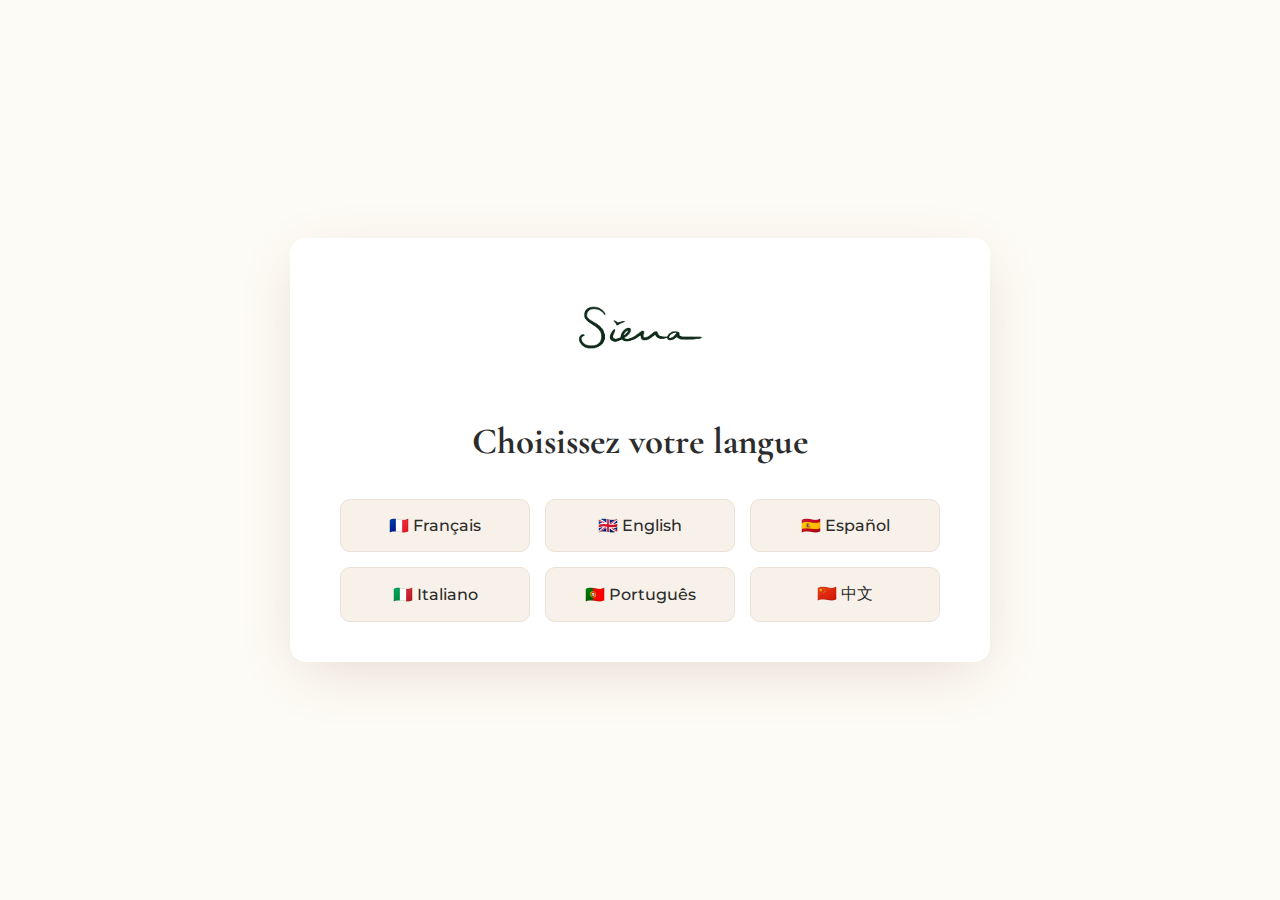
<file: static/index.html>
<!DOCTYPE html>
<html lang="fr">
<head>
    <meta charset="UTF-8">
    <meta name="viewport" content="width=device-width, initial-scale=1.0">
    <title>Siena Paris - Votre Avis</title>
    <style>
        @import url('https://fonts.googleapis.com/css2?family=Cormorant+Garamond:wght@700&family=Montserrat:wght@500&display=swap');
        :root { --brand-color: #BF5B3F; --background-color: #FDFBF5; --surface-color: #FFFFFF; --text-primary: #2C2C2C; }
        @keyframes fadeIn { from { opacity: 0; transform: translateY(20px); } to { opacity: 1; transform: translateY(0); } }
        body { font-family: 'Montserrat', sans-serif; display: flex; justify-content: center; align-items: center; min-height: 100vh; background-color: var(--background-color); text-align: center; margin: 0; padding: 20px; box-sizing: border-box; }
        .lang-selector { background: var(--surface-color); padding: 40px 50px; border-radius: 16px; box-shadow: 0 15px 60px -15px rgba(133, 93, 67, 0.25); width: 100%; max-width: 600px; animation: fadeIn 0.8s ease-out; }
        .logo-container img { width: 180px; margin-bottom: 25px; }
        h1 { font-family: 'Cormorant Garamond', serif; font-size: 2.3rem; color: var(--text-primary); margin-top: 0; margin-bottom: 35px; }
        .button-grid { display: grid; grid-template-columns: repeat(3, 1fr); gap: 15px; }
        .button-grid a { display: flex; align-items: center; justify-content: center; gap: 8px; text-decoration: none; padding: 16px 10px; background-color: #F7F1E9; color: var(--text-primary); border-radius: 10px; border: 1px solid #EAE0D5; transition: all 0.3s ease; font-weight: 500; font-size: 1rem; }
        .button-grid a:hover { transform: translateY(-3px); box-shadow: 0 8px 25px rgba(191, 91, 63, 0.2); border-color: var(--brand-color); background-color: var(--brand-color); color: white; }
        @media (max-width: 640px) { .lang-selector { padding: 30px 25px; } h1 { font-size: 2rem; } .button-grid { grid-template-columns: repeat(2, 1fr); } }
    </style>
</head>
<body>
    <div class="lang-selector">
       <div class="logo-container">
            <img src="/assets/logosiena-1.png" alt="Logo Siena Paris">
        </div>
        <h1>Choisissez votre langue</h1>
        <div class="button-grid">
            <a href="app.html#fr">🇫🇷 Français</a>
            <a href="app.html#en">🇬🇧 English</a>
            <a href="app.html#es">🇪🇸 Español</a>
            <a href="app.html#it">🇮🇹 Italiano</a>
            <a href="app.html#pt">🇵🇹 Português</a>
            <a href="app.html#zh">🇨🇳 中文</a>
        </div>
    </div>
</body>
</html>
</file>
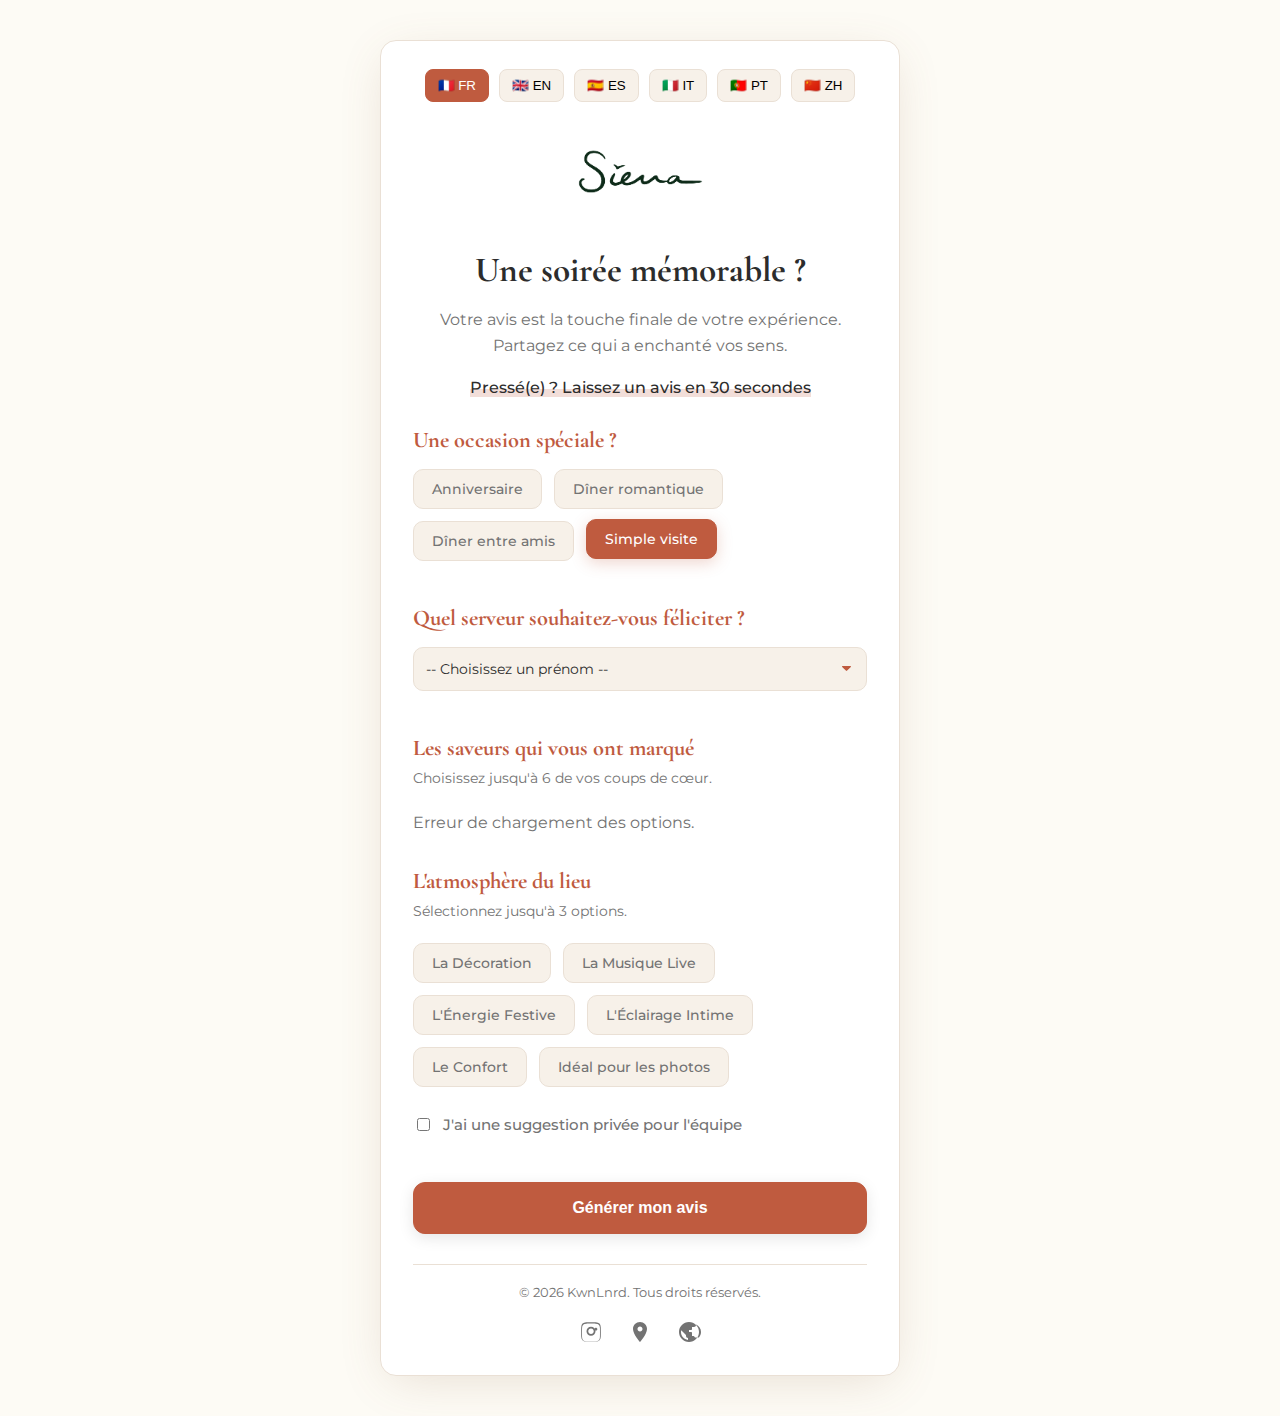
<file: app.html>
<!DOCTYPE html>
<html lang="fr">
<head>
    <meta charset="UTF-8">
    <meta name="viewport" content="width=device-width, initial-scale=1.0">
    <title>Votre Avis sur Siena Paris</title>
    <style>
        @import url('https://fonts.googleapis.com/css2?family=Cormorant+Garamond:wght@600;700&family=Montserrat:wght@400;500;600&display=swap');
        :root{--brand-color:#BF5B3F;--background-color:#FDFBF5;--surface-color:#FFFFFF;--text-primary:#2C2C2C;--text-secondary:#737373;--border-color:#EAE0D5;--font-serif:'Cormorant Garamond',serif;--font-sans:'Montserrat',sans-serif;}
        @keyframes fadeIn{from{opacity:0;transform:translateY(15px)}to{opacity:1;transform:translateY(0)}}
        @keyframes fadeOut{from{opacity:1}to{opacity:0}}
        body{font-family:var(--font-sans);background-color:var(--background-color);color:var(--text-primary);margin:0;padding:20px;display:flex;justify-content:center;align-items:flex-start;min-height:100vh;-webkit-font-smoothing:antialiased;-moz-osx-font-smoothing:grayscale;box-sizing: border-box;}
        .review-container{background-color:var(--surface-color);border-radius:16px;padding:28px 32px;box-shadow:0 10px 50px -10px rgba(133,93,67,.2);width:100%;max-width:520px;text-align:center;box-sizing:border-box;border:1px solid var(--border-color);animation:fadeIn .8s ease-out; margin: 20px 0;}
        .logo-container { margin-bottom: 10px; }
        .logo-container img{width:180px;height:auto;}
        h1{font-family:var(--font-serif);font-size:2.2rem;margin-bottom:12px; margin-top: 10px;}
        p{font-size:1rem;line-height:1.6;color:var(--text-secondary);margin-bottom:32px}
        .tag-section{margin-bottom:28px;text-align:left}
        .tag-section h3{font-family:var(--font-serif);font-size:1.4rem;margin-bottom:16px;color:var(--brand-color)}
        .tag-group{display:flex;flex-wrap:wrap;gap:12px}
        .tag-group input[type=checkbox],.tag-group input[type=radio]{position:absolute;opacity:0;width:0;height:0}
        .tag-group label{background-color:#F7F1E9;color:var(--text-secondary);padding:10px 18px;border-radius:10px;cursor:pointer;font-size:.9rem;font-weight:500;transition:all .3s ease;border:1px solid var(--border-color);user-select:none}
        .tag-group input:checked+label{background-color:var(--brand-color);color:#fff;transform:translateY(-2px);box-shadow:0 4px 15px rgba(191,91,63,.25);border-color:var(--brand-color)}
        
        /* --- STYLES POUR LES OPTIONS DÉSACTIVÉES --- */
        .tag-group input[type=checkbox]:disabled + label {
            cursor: not-allowed;
            background-color: #F7F1E9;
            color: #BDBDBD;
            opacity: 0.7;
            transform: none;
            box-shadow: none;
        }
        .tag-group input[type=checkbox]:disabled + label:hover {
            background-color: #F7F1E9;
            color: #BDBDBD;
            border-color: var(--border-color);
        }

        select{width:100%;padding:12px;border-radius:10px;border:1px solid var(--border-color);background-color:#F7F1E9;font-family:var(--font-sans);font-size:.9rem;color:var(--text-primary);cursor:pointer;-webkit-appearance:none;-moz-appearance:none;appearance:none;background-image:url('data:image/svg+xml;charset=US-ASCII,%3Csvg%20xmlns%3D%22http%3A//www.w3.org/2000/svg%22%20width%3D%22292.4%22%20height%3D%22292.4%22%3E%3Cpath%20fill%3D%22%23BF5B3F%22%20d%3D%22M287%2069.4a17.6%2017.6%200%200%200-13-5.4H18.4c-5%200-9.3%201.8-12.9%205.4A17.6%2017.6%200%200%200%200%2082.2c0%205%201.8%209.3%205.4%2012.9l128%20127.9c3.6%203.6%207.8%205.4%2012.8%205.4s9.2-1.8%2012.8-5.4L287%2095c3.5-3.5%205.4-7.8%205.4-12.8%200-5-1.9-9.2-5.5-12.8z%22/%3E%3C/svg%3E');background-repeat:no-repeat;background-position:right 15px top 50%;background-size:.65em auto}
        textarea{width:100%;box-sizing:border-box;padding:14px;border:1px solid var(--border-color);border-radius:12px;font-family:var(--font-sans);font-size:1rem;min-height:140px;resize:vertical;background-color:#FDFBF5;color:var(--text-primary);margin-bottom:16px}
        .button{background-color:var(--brand-color);color:#fff;border:1px solid var(--brand-color);padding:16px;border-radius:12px;font-size:1rem;font-weight:600;cursor:pointer;width:100%;transition:all .3s ease;display:block;text-decoration:none;box-sizing:border-box;box-shadow:0 4px 15px rgba(0,0,0,.1)}
        .button:hover{transform:translateY(-2px);box-shadow:0 6px 20px rgba(191,91,63,.3)}
        .button.secondary{background:var(--surface-color);color:var(--brand-color);border-color:var(--border-color);margin-top:12px}
        .button.secondary:hover{border-color:var(--brand-color)}
        #google-btn{margin-top:12px}
        .hidden{display:none !important}
        .loader-container{display:flex;flex-direction:column;align-items:center;gap:15px;margin:20px auto}
        .loader{width:40px;height:40px;border:4px solid var(--border-color);border-left-color:var(--brand-color);border-radius:50%;animation:spin 1s linear infinite}
        @keyframes spin{to{transform:rotate(360deg)}}
        .dropdown-container{margin-top:15px;max-height:0;overflow:hidden;transition:max-height .5s ease-in-out,margin-top .5s ease-in-out}
        .dropdown-container.visible{max-height:100px}
        footer{margin-top:30px;padding-top:20px;border-top:1px solid var(--border-color);font-size:.8rem;color:var(--text-secondary)}
        .dish-subcategory{font-weight:600;font-size:.95rem;color:var(--text-secondary);margin-top:20px;margin-bottom:12px;border-bottom:1px solid var(--border-color);padding-bottom:5px}
        .dish-subcategory:first-child{margin-top:0}
        #service-qualities-container{margin-top:15px;max-height:0;overflow:hidden;transition:max-height .5s ease-in-out,margin-top .5s ease-in-out}
        #service-qualities-container.visible{max-height:200px}
        .language-switcher { margin-bottom: 20px; display: flex; justify-content: center; gap: 10px; flex-wrap: wrap;}
        .lang-btn { background-color: #F7F1E9; border: 1px solid var(--border-color); padding: 8px 12px; border-radius: 8px; cursor: pointer; font-weight: 500; transition: all 0.2s; }
        .lang-btn.active { background-color: var(--brand-color); color: white; border-color: var(--brand-color); }
        .private-feedback-container { text-align: left; margin-top: 20px; max-height: 0; overflow: hidden; transition: max-height 0.5s ease-in-out, margin-top 0.5s ease-in-out; }
        .private-feedback-container.visible { max-height: 200px; }
        .private-feedback-container textarea { width: 100%; box-sizing: border-box; padding: 10px; border: 1px solid var(--border-color); border-radius: 8px; min-height: 100px; margin-top: 10px; }
        .private-feedback-toggle { display: flex; align-items: center; gap: 10px; text-align: left; margin-top: 20px; }
        .private-feedback-toggle input[type="checkbox"] { position: static; opacity: 1; width: auto; height: auto; cursor: pointer; accent-color: var(--brand-color); }
        .private-feedback-toggle label { background: none; color: var(--text-secondary); padding: 0; border: none; border-radius: 0; box-shadow: none; font-weight: 500; font-size: 0.95rem; transition: none; transform: none; }
        .private-feedback-toggle input:checked+label { background: none; color: var(--text-primary); box-shadow: none; transform: none; border: none; }
        .quick-review-prompt { margin-top: -15px; margin-bottom: 25px; }
        .quick-review-prompt a { cursor: pointer; font-weight: 500; color: var(--text-primary); text-decoration: none; border-bottom: 2px solid transparent; box-shadow: inset 0 -8px 0 rgba(191, 91, 63, 0.2); transition: box-shadow 0.3s ease-in-out; }
        .quick-review-prompt a:hover { box-shadow: inset 0 -1.2em 0 rgba(191, 91, 63, 0.3); }
        .social-icons { display: flex; justify-content: center; align-items: center; gap: 25px; margin-top: 20px; }
        .social-icons a { color: var(--text-secondary); text-decoration: none; transition: color 0.3s; }
        .social-icons a:hover { color: var(--brand-color); }
        .social-icons svg { width: 24px; height: 24px; }
        #thank-you-message { background-color: #F7F1E9; border-radius: 12px; padding: 18px; margin-bottom: 20px; text-align: left; }
        #thank-you-message h4 { margin: 0 0 10px 0; font-family: var(--font-serif); color: var(--brand-color); font-size: 1.3rem; }
        #thank-you-message p { font-size: 0.95rem; line-height: 1.5; color: var(--text-primary); margin-bottom: 0; }
        #notification { position: fixed; bottom: 20px; left: 50%; transform: translateX(-50%); background-color: #2C2C2C; color: white; padding: 15px 25px; border-radius: 10px; box-shadow: 0 5px 15px rgba(0,0,0,0.2); z-index: 2000; opacity: 0; animation: fadeIn 0.5s forwards; }
        #notification.fade-out { animation: fadeOut 0.5s forwards; }
        
        /* --- STYLE POUR LES MESSAGES DE LIMITE --- */
        .limit-notification {
            color: var(--brand-color);
            font-size: 0.9rem;
            margin-top: -10px;
            margin-bottom: 15px;
            text-align: left;
            font-weight: 500;
            transition: opacity 0.3s ease-in-out;
        }
        
        /* AMÉLIORATION RESPONSIVE */
        @media (max-width: 600px) {
            body { padding: 10px; }
            .review-container { padding: 20px 15px; margin: 10px 0; }
            h1 { font-size: 1.9rem; }
            .tag-group { gap: 10px; }
            .tag-group label { padding: 8px 14px; font-size: 0.85rem; }
        }
    </style>
</head>
<body>
    <div class="review-container">
        <div class="language-switcher">
            <button class="lang-btn" data-lang="fr">🇫🇷 FR</button>
            <button class="lang-btn" data-lang="en">🇬🇧 EN</button>
            <button class="lang-btn" data-lang="es">🇪🇸 ES</button>
            <button class="lang-btn" data-lang="it">🇮🇹 IT</button>
            <button class="lang-btn" data-lang="pt">🇵🇹 PT</button>
            <button class="lang-btn" data-lang="zh">🇨🇳 ZH</button>
        </div>
        <div class="logo-container">
            <a href="index.html">
                <img src="/assets/logosiena-1.png" alt="Logo Siena Paris">
            </a>
        </div>
        <h1 data-translate-key="main_title"></h1>
        <p data-translate-key="subtitle"></p>

        <p class="quick-review-prompt" id="quick-review-prompt-container">
            <a id="quick-review-toggle" data-translate-key="quick_review_prompt"></a>
        </p>

        <form id="review-form">
            <div id="detailed-review-section">
                <div class="tag-section">
                    <h3 data-translate-key="occasion_title"></h3>
                    <div class="tag-group" data-category="reason_for_visit">
                        <input type="radio" id="event_birthday" name="event" value="un anniversaire"><label for="event_birthday" data-translate-key="occasion_birthday"></label>
                        <input type="radio" id="event_romantic" name="event" value="un dîner romantique"><label for="event_romantic" data-translate-key="occasion_romantic"></label>
                        <input type="radio" id="event_friends" name="event" value="un dîner entre amis"><label for="event_friends" data-translate-key="occasion_friends"></label>
                        <input type="radio" id="event_visit" name="event" value="une simple visite" checked><label for="event_visit" data-translate-key="occasion_visit"></label>
                    </div>
                    <div id="birthday_details_container" class="dropdown-container">
                        <select id="birthday_details" name="birthday_details" data-category="birthday_details">
                            <option value="" disabled selected data-translate-key="birthday_who"></option>
                            <option value="de mon père" data-translate-key="birthday_father"></option>
                            <option value="de ma mère" data-translate-key="birthday_mother"></option>
                            <option value="de mon mari" data-translate-key="birthday_husband"></option>
                            <option value="de ma femme" data-translate-key="birthday_wife"></option>
                            <option value="de mon fils" data-translate-key="birthday_son"></option>
                            <option value="de ma fille" data-translate-key="birthday_daughter"></option>
                            <option value="d'un(e) ami(e)" data-translate-key="birthday_friend"></option>
                        </select>
                    </div>
                </div>
                <div class="tag-section">
                    <h3 data-translate-key="server_title"></h3>
                    <select id="server-select" data-category="server_name">
                        <option value="" data-translate-key="server_choose"></option>
                    </select>
                    <div id="service-qualities-container" class="dropdown-container">
                        <p style="font-size: 0.9rem; margin-top: 20px; margin-bottom: 10px;" data-translate-key="service_subtitle"></p>
                        <p class="limit-notification hidden"></p>
                        <div class="tag-group" data-category="service_qualities">
                            <input type="checkbox" id="tag_service_1" value="attentionné"><label for="tag_service_1" data-translate-key="service_q1"></label>
                            <input type="checkbox" id="tag_service_2" value="souriant et chaleureux"><label for="tag_service_2" data-translate-key="service_q2"></label>
                            <input type="checkbox" id="tag_service_3" value="professionnel"><label for="tag_service_3" data-translate-key="service_q3"></label>
                            <input type="checkbox" id="tag_service_4" value="efficace et rapide"><label for="tag_service_4" data-translate-key="service_q4"></label>
                            <input type="checkbox" id="tag_service_5" value="de très bon conseil"><label for="tag_service_5" data-translate-key="service_q5"></label>
                            <input type="checkbox" id="tag_service_6" value="discret"><label for="tag_service_6" data-translate-key="service_q6"></label>
                        </div>
                    </div>
                </div>
                <div class="tag-section" id="dishes-section-limiter">
                    <h3 data-translate-key="flavors_title"></h3>
                    <p style="font-size: 0.9rem; margin-top: -10px; margin-bottom: 20px;" data-translate-key="flavors_subtitle"></p>
                    <p class="limit-notification hidden"></p>
                    <div id="dishes-content" data-category="dish">
                        <p data-translate-key="loading_options">Chargement des options...</p>
                    </div>
                </div>
                <div class="tag-section">
                    <h3 data-translate-key="atmosphere_title"></h3>
                    <p style="font-size: 0.9rem; margin-top: -10px; margin-bottom: 20px;" data-translate-key="atmosphere_subtitle"></p>
                    <p class="limit-notification hidden"></p>
                    <div class="tag-group" data-category="atmosphere" id="atmospheres-content">
                        <!-- Le contenu est généré par JavaScript -->
                    </div>
                </div>
            </div>

            <div id="quick-review-section" class="hidden">
                 <div class="tag-section">
                    <h3 data-translate-key="server_title"></h3>
                    <select id="server-select-express" data-category="server_name">
                        <option value="" data-translate-key="server_choose"></option>
                    </select>
                </div>
                <div class="tag-section">
                    <h3 data-translate-key="quick_review_highlight_title"></h3>
                    <p class="limit-notification hidden"></p>
                     <div class="tag-group" data-category="quick_highlight">
                        <input type="checkbox" id="highlight_1" value="Service attentionné"><label for="highlight_1" data-translate-key="highlight_service"></label>
                        <input type="checkbox" id="highlight_2" value="Ambiance festive"><label for="highlight_2" data-translate-key="highlight_atmosphere"></label>
                        <input type="checkbox" id="highlight_3" value="Cocktails créatifs"><label for="highlight_3" data-translate-key="highlight_cocktails"></label>
                        <input type="checkbox" id="highlight_4" value="Décoration chic"><label for="highlight_4" data-translate-key="highlight_decor"></label>
                        <input type="checkbox" id="highlight_5" value="Qualité des produits"><label for="highlight_5" data-translate-key="highlight_products"></label>
                        <input type="checkbox" id="highlight_6" value="Super soirée"><label for="highlight_6" data-translate-key="highlight_evening"></label>
                    </div>
                </div>
            </div>

            <div id="common-form-elements">
                 <div class="tag-section">
                    <div class="private-feedback-toggle">
                        <input type="checkbox" id="toggle-private-feedback">
                        <label for="toggle-private-feedback" data-translate-key="private_feedback_label"></label>
                    </div>
                    <div class="private-feedback-container" id="private-feedback-container">
                        <textarea id="private-feedback-text" data-translate-key="private_feedback_placeholder" placeholder="Votre suggestion nous aidera à nous améliorer..."></textarea>
                    </div>
                </div>
                <button type="submit" class="button" id="generate-btn" data-translate-key="generate_button"></button>
            </div>
        </form>

        <div id="loader" class="loader-container hidden">
            <div class="loader"></div>
            <span id="loader-text"></span>
        </div>
        <div id="result-area" class="hidden">
            <div id="thank-you-message" class="hidden"></div>
            <textarea id="review-text" readonly></textarea>
            <button id="copy-btn" class="button secondary" data-translate-key="copy_button"></button>
            <a href="https://search.google.com/local/writereview?placeid=ChIJIdvGkX5v5kcRQ1FTWUnyJxo" target="_blank" id="google-btn" class="button" data-translate-key="publish_button"></a>
        </div>
        <footer>
            &copy; <span id="copyright-year"></span> KwnLnrd. <span data-translate-key="footer_rights"></span>
            <div class="social-icons">
                <a href="https://www.instagram.com/siena.paris/" target="_blank" title="Instagram">
                    <svg xmlns="http://www.w3.org/2000/svg" viewBox="0 0 24 24" fill="currentColor"><path d="M12 2.163c3.204 0 3.584.012 4.85.07 3.252.148 4.771 1.691 4.919 4.919.058 1.265.069 1.645.069 4.85s-.011 3.584-.069 4.85c-.149 3.225-1.664 4.771-4.919 4.919-1.266.058-1.644.07-4.85.07s-3.584-.012-4.85-.07c-3.252-.148-4.771-1.691-4.919-4.919-.058-1.265-.069-1.645-.069-4.85s.011-3.584.069-4.85c.149-3.225 1.664-4.771 4.919-4.919C8.416 2.175 8.796 2.163 12 2.163zm0 1.441c-3.149 0-3.505.012-4.73.068-2.793.127-4.057 1.383-4.184 4.184-.056 1.225-.067 1.575-.067 4.73s.011 3.505.067 4.73c.127 2.793 1.383 4.057 4.184 4.184 1.225.056 1.575.067 4.73.067s3.505-.011 4.73-.067c2.793-.127 4.057-1.383 4.184-4.184.056-1.225.067-1.575.067-4.73s-.011-3.505-.067-4.73c-.127-2.793-1.383-4.057-4.184-4.184-1.225-.056-1.575-.068-4.73-.068zm0 3.191c-2.496 0-4.502 2.006-4.502 4.502s2.006 4.502 4.502 4.502 4.502-2.006 4.502-4.502-2.006-4.502-4.502-4.502zm0 7.251c-1.516 0-2.75-1.234-2.75-2.75s1.234-2.75 2.75-2.75 2.75 1.234 2.75 2.75-1.234 2.75-2.75 2.75zm4.92-6.336c-.783 0-1.419.636-1.419 1.419s.636 1.419 1.419 1.419 1.419-.636 1.419-1.419-.636-1.419-1.419-1.419z"/></svg>
                </a>
                <a href="https://goo.gl/maps/f4sURP3e8CpZbLDY8?coh=178572&entry=tt" target="_blank" title="Google Maps">
                    <svg xmlns="http://www.w3.org/2000/svg" viewBox="0 0 24 24" fill="currentColor"><path d="M12 2C8.13 2 5 5.13 5 9c0 5.25 7 13 7 13s7-7.75 7-13c0-3.87-3.13-7-7-7zm0 9.5c-1.38 0-2.5-1.12-2.5-2.5s1.12-2.5 2.5-2.5 2.5 1.12 2.5 2.5-1.12 2.5-2.5 2.5z"/></svg>
                </a>
                <a href="https://restaurantsiena.com" target="_blank" title="Site Web">
                    <svg xmlns="http://www.w3.org/2000/svg" viewBox="0 0 24 24" fill="currentColor"><path d="M12 2C6.48 2 2 6.48 2 12s4.48 10 10 10 10-4.48 10-10S17.52 2 12 2zm-1 17.93c-3.95-.49-7-3.85-7-7.93 0-.62.08-1.21.21-1.79L9 15v1c0 1.1.9 2 2 2v1.93zm6.9-2.54c-.26-.81-1-1.39-1.9-1.39h-1v-3c0-.55-.45-1-1-1h-2v-2h2c.55 0 1-.45 1-1V7h2c1.1 0 2-.9 2-2v-.41c2.93 1.19 5 4.06 5 7.41 0 2.08-.8 3.97-2.1 5.39z"/></svg>
                </a>
            </div>
        </footer>
    </div>
    <div id="notification" class="hidden"></div>
    <script>
        document.addEventListener('DOMContentLoaded', () => {
            const translations = {
                fr: {
                    page_title: "Votre Avis sur Siena Paris", main_title: "Une soirée mémorable ?", subtitle: "Votre avis est la touche finale de votre expérience. Partagez ce qui a enchanté vos sens.", 
                    quick_review_prompt: "Pressé(e) ? Laissez un avis en 30 secondes",
                    quick_review_prompt_detailed: "Afficher plus d'options pour un avis détaillé",
                    quick_review_highlight_title: "Le point fort de votre visite",
                    highlight_service: "Service attentionné", highlight_atmosphere: "Ambiance festive", highlight_cocktails: "Cocktails créatifs", highlight_decor: "Décoration chic", highlight_products: "Qualité des produits", highlight_evening: "Super soirée",
                    occasion_title: "Une occasion spéciale ?", occasion_birthday: "Anniversaire", occasion_romantic: "Dîner romantique", occasion_friends: "Dîner entre amis", occasion_visit: "Simple visite", birthday_who: "C'était l'anniversaire de qui ?", birthday_father: "Père", birthday_mother: "Mère", birthday_husband: "Mari", birthday_wife: "Femme", birthday_son: "Fils", birthday_daughter: "Fille", birthday_friend: "Ami(e)", server_title: "Quel serveur souhaitez-vous féliciter ?", server_choose: "-- Choisissez un prénom --", service_subtitle: "Qu'avez-vous particulièrement apprécié ? (3 choix max)", service_q1: "Attentionné", service_q2: "Souriant", service_q3: "Professionnel", service_q4: "Efficace", service_q5: "De bon conseil", service_q6: "Discret", flavors_title: "Les saveurs qui vous ont marqué", flavors_subtitle: "Choisissez jusqu'à 6 de vos coups de cœur.", atmosphere_title: "L'atmosphère du lieu", atmosphere_subtitle: "Sélectionnez jusqu'à 3 options.",
                    atmosphere_decoration: "La Décoration", atmosphere_music: "La Musique Live", atmosphere_energy: "L'Énergie Festive", atmosphere_lighting: "L'Éclairage Intime", atmosphere_comfort: "Le Confort", atmosphere_photo: "Idéal pour les photos",
                    private_feedback_label: "J'ai une suggestion privée pour l'équipe", private_feedback_placeholder: "Votre suggestion nous aidera à nous améliorer...",
                    generate_button: "Générer mon avis", copy_button: "Copier le texte", publish_button: "Publier mon avis sur Google", footer_rights: "Tous droits réservés.", 
                    loading_messages: ["Contact de notre assistant créatif...","Analyse de votre soirée mémorable...","L'inspiration est en chemin...","Finalisation de la rédaction..."], 
                    alert_no_option: "Veuillez sélectionner au moins une option ou laisser un feedback privé.", alert_quick_review_min: "Veuillez sélectionner au moins un point fort.", 
                    limit_reached: (limit) => `Vous avez atteint la limite de ${limit} options.`,
                    thank_you_title: "Merci pour votre contribution !", thank_you_instructions: "<strong>Suivez ces 2 étapes :</strong><br>1. Cliquez sur 'Copier le texte'.<br>2. Cliquez sur 'Publier sur Google' et collez votre avis.",
                    loading_options: "Chargement des options...", loading_error: "Erreur de chargement des options."
                },
                en: {
                    page_title: "Your Feedback on Siena Paris", main_title: "A memorable evening?", subtitle: "Your feedback is the finishing touch. Share what delighted your senses.", 
                    quick_review_prompt: "In a hurry? Leave a review in 30 seconds",
                    quick_review_prompt_detailed: "Show more options for a detailed review",
                    quick_review_highlight_title: "The highlight of your visit",
                    highlight_service: "Attentive service", highlight_atmosphere: "Festive atmosphere", highlight_cocktails: "Creative cocktails", highlight_decor: "Chic decor", highlight_products: "Quality products", highlight_evening: "Great evening",
                    occasion_title: "A special occasion?", occasion_birthday: "Birthday", occasion_romantic: "Romantic dinner", occasion_friends: "Dinner with friends", occasion_visit: "Just visiting", birthday_who: "Whose birthday was it?", birthday_father: "Father", birthday_mother: "Mother", birthday_husband: "Husband", birthday_wife: "Wife", birthday_son: "Son", birthday_daughter: "Daughter", birthday_friend: "Friend", server_title: "Which server would you like to praise?", server_choose: "-- Choose a name --", service_subtitle: "What did you particularly appreciate? (3 choices max)", service_q1: "Attentive", service_q2: "Smiling", service_q3: "Professional", service_q4: "Efficient", service_q5: "Great advice", service_q6: "Discreet", flavors_title: "The flavors that stood out", flavors_subtitle: "Choose up to 6 of your favorites.", atmosphere_title: "The atmosphere", atmosphere_subtitle: "Select up to 3 options.",
                    atmosphere_decoration: "The Decoration", atmosphere_music: "Live Music", atmosphere_energy: "Festive Energy", atmosphere_lighting: "Intimate Lighting", atmosphere_comfort: "The Comfort", atmosphere_photo: "Ideal for photos",
                    private_feedback_label: "I have a private suggestion for the team", private_feedback_placeholder: "Your suggestion will help us improve...",
                    generate_button: "Generate my review", copy_button: "Copy text", publish_button: "Publish review on Google", footer_rights: "All rights reserved.", 
                    loading_messages: ["Contacting our creative assistant...","Analyzing your memorable evening...","Inspiration is on its way...","Finalizing the draft..."], 
                    alert_no_option: "Please select at least one option or leave private feedback.", alert_quick_review_min: "Please select at least one highlight.", 
                    limit_reached: (limit) => `You have reached the limit of ${limit} options.`,
                    thank_you_title: "Thank you for your contribution!", thank_you_instructions: "<strong>Follow these 2 steps:</strong><br>1. Click 'Copy text'.<br>2. Click 'Publish on Google' and paste your review.",
                    loading_options: "Loading options...", loading_error: "Error loading options."
                },
                es: {
                    page_title: "Tu Opinión sobre Siena Paris", main_title: "¿Una noche memorable?", subtitle: "Tu opinión es el toque final. Comparte lo que deleitó tus sentidos.",
                    quick_review_prompt: "¿Tienes prisa? Deja una reseña en 30 segundos",
                    quick_review_prompt_detailed: "Mostrar más opciones para una reseña detallada",
                    quick_review_highlight_title: "Lo más destacado de tu visita",
                    highlight_service: "Servicio atento", highlight_atmosphere: "Ambiente festivo", highlight_cocktails: "Cócteles creativos", highlight_decor: "Decoración chic", highlight_products: "Calidad de los productos", highlight_evening: "Noche genial",
                    occasion_title: "¿Una ocasión especial?", occasion_birthday: "Cumpleaños", occasion_romantic: "Cena romántica", occasion_friends: "Cena entre amigos", occasion_visit: "Simple visita", birthday_who: "¿De quién era el cumpleaños?", birthday_father: "Padre", birthday_mother: "Madre", birthday_husband: "Esposo", birthday_wife: "Esposa", birthday_son: "Hijo", birthday_daughter: "Hija", birthday_friend: "Amigo(a)", server_title: "¿A qué camarero te gustaría felicitar?", server_choose: "-- Elige un nombre --", service_subtitle: "¿Qué te gustó especialmente? (3 opciones máx.)", service_q1: "Atento", service_q2: "Sonriente", service_q3: "Profesional", service_q4: "Eficiente", service_q5: "Buen consejero", service_q6: "Discreto", flavors_title: "Los sabores que te marcaron", flavors_subtitle: "Elige hasta 6 de tus favoritos.", atmosphere_title: "El ambiente del lugar", atmosphere_subtitle: "Selecciona hasta 3 opciones.",
                    atmosphere_decoration: "La Decoración", atmosphere_music: "Música en Vivo", atmosphere_energy: "Energía Festiva", atmosphere_lighting: "Iluminación Íntima", atmosphere_comfort: "La Comodidad", atmosphere_photo: "Ideal para fotos",
                    private_feedback_label: "Tengo una sugerencia privada para el equipo", private_feedback_placeholder: "Tu sugerencia nos ayudará a mejorar...",
                    generate_button: "Generar mi opinión", copy_button: "Copiar texto", publish_button: "Publicar en Google", footer_rights: "Todos los derechos reservados.", 
                    loading_messages: ["Contactando a nuestro asistente...","Analizando tu noche...","La inspiración está en camino...","Finalizando el borrador..."], 
                    alert_no_option: "Por favor, selecciona al menos una opción o deja un comentario privado.", alert_quick_review_min: "Por favor, selecciona al menos un punto fuerte.", 
                    limit_reached: (limit) => `Solo puedes seleccionar hasta ${limit} opciones para "${category}".`,
                    thank_you_title: "¡Gracias por tu contribución!", thank_you_instructions: "<strong>Sigue estos 2 pasos:</strong><br>1. Haz clic en 'Copiar texto'.<br>2. Haz clic en 'Publicar en Google' y pega tu reseña.",
                    loading_options: "Cargando opciones...", loading_error: "Error al cargar las opciones."
                },
                it: {
                    page_title: "La tua Recensione su Siena Paris", main_title: "Una serata memorabile?", subtitle: "La tua opinione è il tocco finale. Condividi ciò che ha deliziato i tuoi sensi.",
                    quick_review_prompt: "Hai fretta? Lascia una recensione in 30 secondi",
                    quick_review_prompt_detailed: "Mostra più opzioni per una recensione dettagliata",
                    quick_review_highlight_title: "Il punto forte della tua visita",
                    highlight_service: "Servizio attento", highlight_atmosphere: "Atmosfera festosa", highlight_cocktails: "Cocktail creativi", highlight_decor: "Arredamento chic", highlight_products: "Qualità dei prodotti", highlight_evening: "Serata fantastica",
                    occasion_title: "Un'occasione speciale?", occasion_birthday: "Compleanno", occasion_romantic: "Cena romantica", occasion_friends: "Cena tra amici", occasion_visit: "Semplice visita", birthday_who: "Di chi era il compleanno?", birthday_father: "Padre", birthday_mother: "Madre", birthday_husband: "Marito", birthday_wife: "Moglie", birthday_son: "Figlio", birthday_daughter: "Figlia", birthday_friend: "Amico(a)", server_title: "Quale cameriere vorresti elogiare?", server_choose: "-- Scegli un nome --", service_subtitle: "Cosa hai apprezzato in particolare? (max 3 opzioni)", service_q1: "Attento", service_q2: "Sorridente", service_q3: "Professionale", service_q4: "Efficiente", service_q5: "Ottimo consiglio", service_q6: "Discreto", flavors_title: "I sapori che ti hanno colpito", flavors_subtitle: "Scegli fino a 6 dei tuoi preferiti.", atmosphere_title: "L'atmosfera del locale", atmosphere_subtitle: "Seleziona fino a 3 opzioni.",
                    atmosphere_decoration: "La Decorazione", atmosphere_music: "Musica dal Vivo", atmosphere_energy: "Energia Festosa", atmosphere_lighting: "Illuminazione Intima", atmosphere_comfort: "Il Comfort", atmosphere_photo: "Ideale per le foto",
                    private_feedback_label: "Ho un suggerimento privato per il team", private_feedback_placeholder: "Il tuo suggerimento ci aiuterà a migliorare...",
                    generate_button: "Genera la mia recensione", copy_button: "Copia il testo", publish_button: "Pubblica su Google", footer_rights: "Tutti i diritti riservati.", 
                    loading_messages: ["Contattando il nostro assistente...","Analizzando la tua serata...","L'ispirazione è in arrivo...","Finalizzando la bozza..."], 
                    alert_no_option: "Seleziona almeno un'opzione o lascia un feedback privato.", alert_quick_review_min: "Seleziona almeno un punto forte.", 
                    limit_reached: (limit) => `Puoi selezionare solo fino a ${limit} opzioni per "${category}".`,
                    thank_you_title: "Grazie per il tuo contributo!", thank_you_instructions: "<strong>Segui questi 2 passaggi:</strong><br>1. Clicca su 'Copia testo'.<br>2. Clicca su 'Pubblica su Google' e incolla la tua recensione.",
                    loading_options: "Caricamento opzioni...", loading_error: "Errore nel caricamento delle opzioni."
                },
                pt: {
                    page_title: "A sua Avaliação sobre o Siena Paris", main_title: "Uma noite memorável?", subtitle: "A sua opinião é o toque final. Partilhe o que encantou os seus sentidos.",
                    quick_review_prompt: "Com pressa? Deixe uma avaliação em 30 segundos",
                    quick_review_prompt_detailed: "Mostrar mais opções para uma avaliação detalhada",
                    quick_review_highlight_title: "O destaque da sua visita",
                    highlight_service: "Serviço atencioso", highlight_atmosphere: "Ambiente festivo", highlight_cocktails: "Cocktails criativos", highlight_decor: "Decoração chique", highlight_products: "Qualidade dos produtos", highlight_evening: "Noite ótima",
                    occasion_title: "Uma ocasião especial?", occasion_birthday: "Aniversário", occasion_romantic: "Jantar romântico", occasion_friends: "Jantar entre amigos", occasion_visit: "Simples visita", birthday_who: "De quem era o aniversário?", birthday_father: "Pai", birthday_mother: "Mãe", birthday_husband: "Marido", birthday_wife: "Esposa", birthday_son: "Filho", birthday_daughter: "Filha", birthday_friend: "Amigo(a)", server_title: "Qual empregado gostaria de elogiar?", server_choose: "-- Escolha um nome --", service_subtitle: "O que apreciou particularmente? (máx. 3 opções)", service_q1: "Atencioso", service_q2: "Sorridente", service_q3: "Profissional", service_q4: "Eficiente", service_q5: "Bons conselhos", service_q6: "Discreto", flavors_title: "Os sabores que o marcaram", flavors_subtitle: "Escolha até 6 dos seus favoritos.", atmosphere_title: "A atmosfera do local", atmosphere_subtitle: "Selecione até 3 opções.",
                    atmosphere_decoration: "A Decoração", atmosphere_music: "Música ao Vivo", atmosphere_energy: "A Energia Festiva", atmosphere_lighting: "A Iluminação Íntima", atmosphere_comfort: "O Conforto", atmosphere_photo: "Ideal para fotos",
                    private_feedback_label: "Tenho uma sugestão privada para a equipa", private_feedback_placeholder: "A sua sugestão vai ajudar-nos a melhorar...",
                    generate_button: "Gerar a minha avaliação", copy_button: "Copiar texto", publish_button: "Publicar avaliação no Google", footer_rights: "Todos os direitos reservados.",
                    loading_messages: ["A contactar o nosso assistente criativo...","A analisar a sua noite memorável...","A inspiração está a caminho...","A finalizar o rascunho..."],
                    alert_no_option: "Por favor, selecione pelo menos uma opção ou deixe um feedback privado.", alert_quick_review_min: "Por favor, selecione pelo menos um ponto forte.",
                    limit_reached: (limit) => `Atingiu o limite de ${limit} opções.`,
                    thank_you_title: "Obrigado pela sua contribuição!", thank_you_instructions: "<strong>Siga estes 2 passos:</strong><br>1. Clique em 'Copiar texto'.<br>2. Clique em 'Publicar no Google' e cole a sua avaliação.",
                    loading_options: "A carregar opções...", loading_error: "Erro ao carregar as opções."
                },
                zh: {
                    page_title: "您对Siena Paris的评价", main_title: "一个难忘的夜晚？", subtitle: "您的评价是您体验的点睛之笔。分享那些让您感官愉悦的瞬间。",
                    quick_review_prompt: "赶时间？30秒内留下评论",
                    quick_review_prompt_detailed: "显示更多选项以获取详细评论",
                    quick_review_highlight_title: "您此行的亮点",
                    highlight_service: "周到的服务", highlight_atmosphere: "节日气氛", highlight_cocktails: "创意鸡尾酒", highlight_decor: "别致的装饰", highlight_products: "优质的产品", highlight_evening: "美好的夜晚",
                    occasion_title: "特殊场合？", occasion_birthday: "生日", occasion_romantic: "浪漫晚餐", occasion_friends: "朋友聚餐", occasion_visit: "普通光临", birthday_who: "是谁的生日？", birthday_father: "父亲", birthday_mother: "母亲", birthday_husband: "丈夫", birthday_wife: "妻子", birthday_son: "儿子", birthday_daughter: "女儿", birthday_friend: "朋友",
                    server_title: "您想表扬哪位服务员？", server_choose: "-- 请选择一个名字 --", service_subtitle: "您特别欣赏什么？ (最多3个选项)", service_q1: "周到", service_q2: "微笑", service_q3: "专业", service_q4: "高效", service_q5: "很好的建议", service_q6: "谨慎",
                    flavors_title: "给您留下深刻印象的风味", flavors_subtitle: "选择最多6个您的最爱。", atmosphere_title: "现场气氛", atmosphere_subtitle: "选择最多3个选项。",
                    atmosphere_decoration: "装饰", atmosphere_music: "现场音乐", atmosphere_energy: "节日活力", atmosphere_lighting: "私密照明", atmosphere_comfort: "舒适", atmosphere_photo: "适合拍照",
                    private_feedback_label: "我有一个给团队的私人建议", private_feedback_placeholder: "您的建议将帮助我们改进...",
                    generate_button: "生成我的评论", copy_button: "复制文本", publish_button: "在谷歌上发布评论", footer_rights: "版权所有。",
                    loading_messages: ["正在联系我们的创意助理...","正在分析您难忘的夜晚...","灵感正在路上...","正在完成草稿..."],
                    alert_no_option: "请至少选择一个选项或留下私人反馈。", alert_quick_review_min: "请至少选择一个亮点。",
                    limit_reached: (limit) => `您已达到${limit}个选项的限制。`,
                    thank_you_title: "感谢您的贡献！", thank_you_instructions: "<strong>请按照以下两个步骤操作：</strong><br>1. 点击“复制文本”。<br>2. 点击“在谷歌上发布”并粘贴您的评论。",
                    loading_options: "加载选项...", loading_error: "加载选项时出错。"
                }
            };
            
            let currentLang = 'fr';
            const form = document.getElementById('review-form');
            const serverSelect = document.getElementById('server-select');
            const serverSelectExpress = document.getElementById('server-select-express');
            const serviceQualitiesContainer = document.getElementById('service-qualities-container');
            const birthdayEventRadio = document.getElementById('event_birthday');
            const birthdayDetailsContainer = document.getElementById('birthday_details_container');
            const copyBtn = document.getElementById('copy-btn');
            const reviewText = document.getElementById('review-text');
            const generateBtn = document.getElementById('generate-btn');
            const loader = document.getElementById('loader');
            const loaderText = document.getElementById('loader-text');
            const resultArea = document.getElementById('result-area');
            const thankYouMessage = document.getElementById('thank-you-message');
            const notification = document.getElementById('notification');
            const quickReviewToggle = document.getElementById('quick-review-toggle');
            const detailedReviewSection = document.getElementById('detailed-review-section');
            const quickReviewSection = document.getElementById('quick-review-section');
            const privateFeedbackToggle = document.getElementById('toggle-private-feedback');
            const privateFeedbackContainer = document.getElementById('private-feedback-container');
            const privateFeedbackText = document.getElementById('private-feedback-text');
            let isQuickReviewMode = false;
            let loadingInterval;

            const getTranslation = (key, ...args) => {
                const value = translations[currentLang][key] || translations['fr'][key];
                return typeof value === 'function' ? value(...args) : value;
            };

            const showNotification = (message) => {
                notification.textContent = message;
                notification.classList.remove('hidden', 'fade-out');
                setTimeout(() => {
                    notification.classList.add('fade-out');
                    setTimeout(() => notification.classList.add('hidden'), 500);
                }, 3000);
            };

            const translatePage = () => {
                document.title = getTranslation('page_title');
                document.querySelectorAll('[data-translate-key]').forEach(el => {
                    const key = el.dataset.translateKey;
                    if (el.tagName === 'TEXTAREA' && el.placeholder) {
                        el.placeholder = getTranslation(key);
                    } else {
                        el.innerHTML = getTranslation(key);
                    }
                });
                document.querySelectorAll('.limit-notification:not(.hidden)').forEach(el => {
                    const group = el.closest('.tag-section').querySelector('[data-category]');
                    const category = group.dataset.category;
                    const limit = getLimitForCategory(category);
                    if (limit) {
                        el.textContent = getTranslation('limit_reached', limit);
                    }
                });
            };

            const switchLanguage = (lang) => {
                if (translations[lang]) {
                    currentLang = lang;
                    document.documentElement.lang = lang;
                    document.querySelectorAll('.lang-btn').forEach(btn => {
                        btn.classList.toggle('active', btn.dataset.lang === lang);
                    });
                    
                    translatePage();
                    fetchPublicData(lang);
                }
            };
            
            const getLimitForCategory = (category) => {
                const limits = {'service_qualities': 3, 'dish': 6, 'atmosphere': 3, 'quick_highlight': 3};
                return limits[category];
            };

            const initializeCheckboxGroup = (category) => {
                const limit = getLimitForCategory(category);
                if (!limit) return;

                const container = document.querySelector(`[data-category="${category}"]`);
                if (!container) return;

                const section = container.closest('.tag-section');
                if (!section) return;
                
                const notificationEl = section.querySelector('.limit-notification');
                
                const updateLimitState = () => {
                    const checkboxes = container.querySelectorAll('input[type="checkbox"]');
                    const checkedCount = container.querySelectorAll('input[type="checkbox"]:checked').length;
                    const limitReached = checkedCount >= limit;

                    checkboxes.forEach(cb => {
                        if (!cb.checked) {
                            cb.disabled = limitReached;
                        }
                    });

                    if (notificationEl) {
                        notificationEl.classList.toggle('hidden', !limitReached);
                        if (limitReached) {
                            notificationEl.textContent = getTranslation('limit_reached', limit);
                        }
                    }
                };
                
                container.addEventListener('change', (e) => {
                    if (e.target.type === 'checkbox') {
                        updateLimitState();
                    }
                });
                
                updateLimitState();
            };

            const populateAtmospheres = () => {
                const atmosphereOptions = [
                    { key: 'atmosphere_decoration', value: 'Decoration' },
                    { key: 'atmosphere_music', value: 'Live Music' },
                    { key: 'atmosphere_energy', value: 'Festive Energy' },
                    { key: 'atmosphere_lighting', value: 'Intimate Lighting' },
                    { key: 'atmosphere_comfort', value: 'Comfort' },
                    { key: 'atmosphere_photo', value: 'Ideal for photos' }
                ];

                const atmospheresContent = document.getElementById('atmospheres-content');
                if (!atmospheresContent) return;

                atmospheresContent.innerHTML = '';
                atmosphereOptions.forEach(opt => {
                    const id = opt.key.replace(/_/g, '-');
                    atmospheresContent.innerHTML += `
                        <input type="checkbox" id="${id}" value="${opt.value}">
                        <label for="${id}" data-translate-key="${opt.key}"></label>
                    `;
                });
                
                initializeCheckboxGroup('atmosphere');
            };

            async function fetchPublicData(lang) {
                try {
                    const response = await fetch(`https://siena-avis.onrender.com/api/public/data?lang=${lang}`);
                    if (!response.ok) throw new Error('Network response was not ok');
                    const data = await response.json();

                    const servers = data.servers || [];
                    [serverSelect, serverSelectExpress].forEach(select => {
                        const currentValue = select.value;
                        select.innerHTML = `<option value="" data-translate-key="server_choose">${getTranslation('server_choose')}</option>`;
                        servers.forEach(server => {
                            select.innerHTML += `<option value="${server.name}">${server.name}</option>`;
                        });
                        select.value = currentValue;
                    });

                    const flavors = data.flavors || {};
                    const dishesContent = document.getElementById('dishes-content');
                    dishesContent.innerHTML = '';
                    for (const category in flavors) {
                        if (category !== 'Ambiance') {
                            let subcategoryHTML = `<h4 class="dish-subcategory">${category}</h4><div class="tag-group">`;
                            flavors[category].forEach(flavor => {
                                subcategoryHTML += `<input type="checkbox" id="dish_${flavor.id}" value="${flavor.text}"><label for="dish_${flavor.id}">${flavor.text}</label>`;
                            });
                            subcategoryHTML += `</div>`;
                            dishesContent.innerHTML += subcategoryHTML;
                        }
                    }
                    
                    initializeCheckboxGroup('dish');

                } catch (error) {
                    console.error('Failed to fetch public data:', error);
                    const dishesContent = document.getElementById('dishes-content');
                    dishesContent.innerHTML = `<p>${getTranslation('loading_error')}</p>`;
                }
            }
            
            document.querySelectorAll('.lang-btn').forEach(button => {
                button.addEventListener('click', () => switchLanguage(button.dataset.lang));
            });

            serverSelect.addEventListener('change', () => {
                serviceQualitiesContainer.classList.toggle('visible', !!serverSelect.value);
            });

            const occasionRadioGroup = document.querySelector('[data-category="reason_for_visit"]');
            occasionRadioGroup.addEventListener('change', () => {
                birthdayDetailsContainer.classList.toggle('visible', birthdayEventRadio.checked);
            });
            
            quickReviewToggle.addEventListener('click', () => {
                isQuickReviewMode = !isQuickReviewMode;
                detailedReviewSection.classList.toggle('hidden', isQuickReviewMode);
                quickReviewSection.classList.toggle('hidden', !isQuickReviewMode);
                quickReviewToggle.dataset.translateKey = isQuickReviewMode ? 'quick_review_prompt_detailed' : 'quick_review_prompt';
                translatePage();
            });

            privateFeedbackToggle.addEventListener('change', () => {
                privateFeedbackContainer.classList.toggle('visible', privateFeedbackToggle.checked);
            });

            form.addEventListener('submit', async (e) => {
                e.preventDefault();
                const tags = [];
                const selectedCheckboxes = document.querySelectorAll(`#${isQuickReviewMode ? 'quick-review-section' : 'detailed-review-section'} input:checked`);
                const privateFeedback = privateFeedbackText.value.trim();

                if (selectedCheckboxes.length === 0 && !privateFeedback) {
                    showNotification(getTranslation('alert_no_option'));
                    return;
                }

                document.querySelectorAll('input:checked, select').forEach(el => {
                    const container = el.closest('[data-category]');
                    if (container && el.value) {
                        const category = container.dataset.category;
                        if ((isQuickReviewMode && category === 'quick_highlight') || (!isQuickReviewMode && category !== 'quick_highlight')) {
                            tags.push({ category, value: el.value });
                        }
                    }
                });
                
                const serverName = isQuickReviewMode ? serverSelectExpress.value : serverSelect.value;
                if(serverName) tags.push({ category: 'server_name', value: serverName });

                form.classList.add('hidden');
                loader.classList.remove('hidden');
                let msgIndex = 0;
                loaderText.textContent = getTranslation('loading_messages')[msgIndex];
                loadingInterval = setInterval(() => {
                    msgIndex = (msgIndex + 1) % getTranslation('loading_messages').length;
                    loaderText.textContent = getTranslation('loading_messages')[msgIndex];
                }, 2000);

                try {
                    const response = await fetch('https://siena-avis.onrender.com/generate-review', {
                        method: 'POST',
                        headers: { 'Content-Type': 'application/json' },
                        body: JSON.stringify({ lang: currentLang, tags, private_feedback: privateFeedback })
                    });
                    const result = await response.json();
                    
                    clearInterval(loadingInterval);
                    loader.classList.add('hidden');

                    if (result.error) {
                        showNotification(result.error);
                        form.classList.remove('hidden');
                        return;
                    }

                    resultArea.classList.remove('hidden');
                    if (result.review) {
                        reviewText.value = result.review;
                        reviewText.style.height = 'auto';
                        reviewText.style.height = (reviewText.scrollHeight) + 'px';
                        thankYouMessage.innerHTML = `<h4>${getTranslation('thank_you_title')}</h4><p>${getTranslation('thank_you_instructions')}</p>`;
                        thankYouMessage.classList.remove('hidden');
                    } else {
                        thankYouMessage.innerHTML = `<h4>${getTranslation('thank_you_title')}</h4>`;
                        thankYouMessage.classList.remove('hidden');
                        document.getElementById('copy-btn').classList.add('hidden');
                        document.getElementById('google-btn').classList.add('hidden');
                        reviewText.classList.add('hidden');
                    }

                } catch (error) {
                    clearInterval(loadingInterval);
                    loader.classList.add('hidden');
                    form.classList.remove('hidden');
                    showNotification('Erreur de connexion au serveur.');
                    console.error('Fetch error:', error);
                }
            });

            copyBtn.addEventListener('click', () => {
                reviewText.select();
                document.execCommand('copy');
                showNotification('Texte copié !');
            });

            // --- Initialisation de la page ---
            document.getElementById('copyright-year').textContent = new Date().getFullYear();
            initializeCheckboxGroup('service_qualities');
            initializeCheckboxGroup('quick_highlight');
            populateAtmospheres();
            
            const initialLang = window.location.hash.substring(1) || 'fr';
            switchLanguage(initialLang);
        });
    </script>
</body>
</html>
</file>
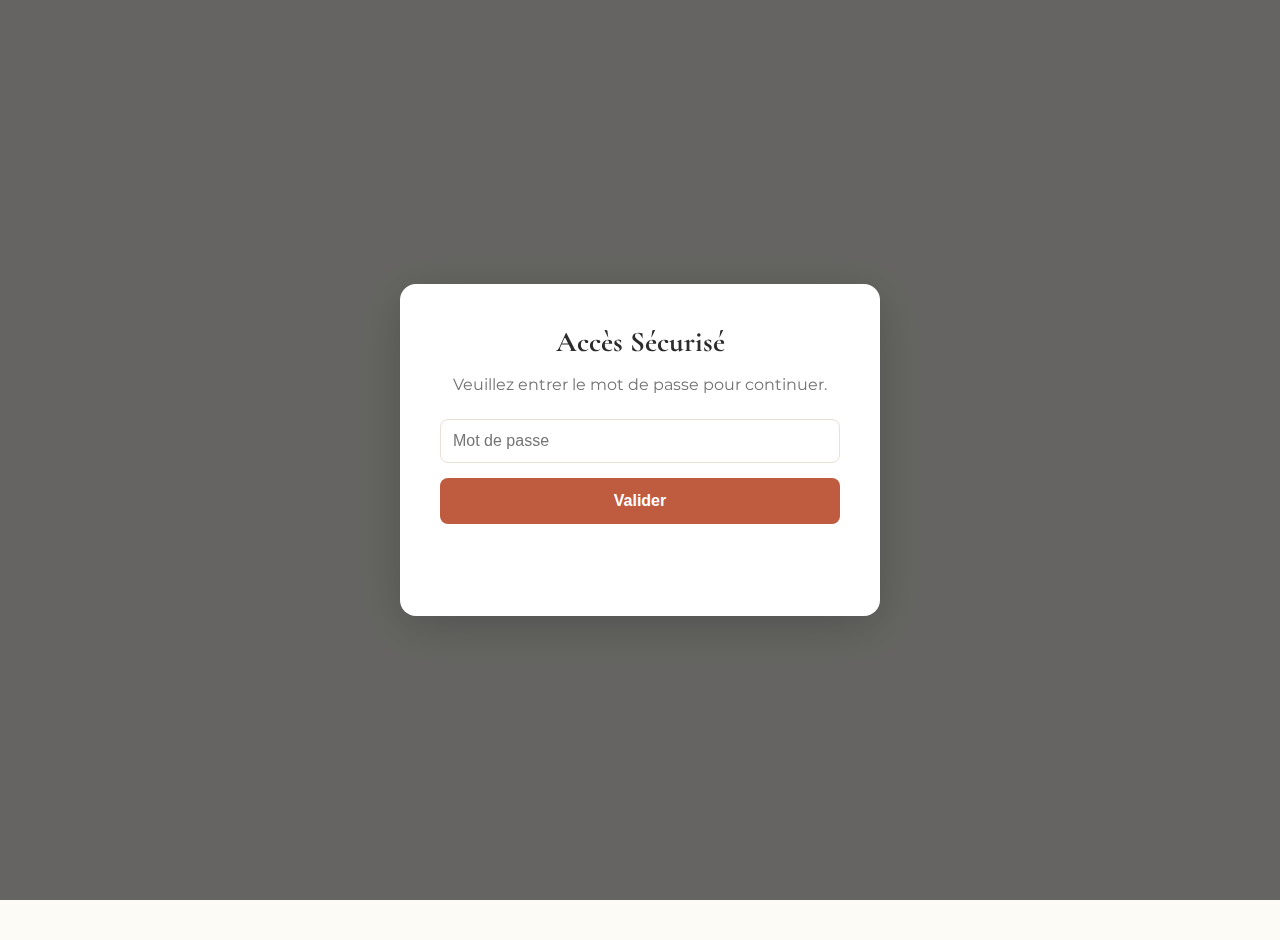
<file: manage.html>
<!DOCTYPE html>
<html lang="fr">
<head>
    <meta charset="UTF-8">
    <meta name="viewport" content="width=device-width, initial-scale=1.0">
    <title>Gestion des Données - Siena</title>
    <style>
        @import url('https://fonts.googleapis.com/css2?family=Cormorant+Garamond:wght@600;700&family=Montserrat:wght@400;500;600&display=swap');
        :root{--brand-color:#BF5B3F;--background-color:#FDFBF5;--surface-color:#FFFFFF;--text-primary:#2C2C2C;--text-secondary:#737373;--border-color:#EAE0D5;--font-serif:'Cormorant Garamond',serif;--font-sans:'Montserrat',sans-serif;}
        @keyframes fadeIn{from{opacity:0;transform:translateY(15px)}to{opacity:1;transform:translateY(0)}}
        body{font-family:var(--font-sans);background-color:var(--background-color);color:var(--text-primary);margin:0;padding:20px;display:flex;justify-content:center;align-items:flex-start;min-height:100vh;-webkit-font-smoothing:antialiased;-moz-osx-font-smoothing:grayscale;}
        .modal-overlay{position:fixed;top:0;left:0;width:100%;height:100%;background-color:rgba(0,0,0,.6);display:flex;justify-content:center;align-items:center;z-index:1000;backdrop-filter:blur(5px)}
        .modal-content{background:var(--surface-color);padding:40px;border-radius:16px;box-shadow:0 10px 50px rgba(0,0,0,.2);text-align:center;width:100%;max-width:400px}
        .modal-content h2{font-family:var(--font-serif);font-size:1.8rem;margin-top:0;margin-bottom:15px}
        .modal-content p{margin-bottom:25px;color:var(--text-secondary)}
        #password-form input{width:100%;padding:12px;border:1px solid var(--border-color);border-radius:8px;font-size:1rem;box-sizing:border-box;margin-bottom:15px}
        #password-form button{background-color:var(--brand-color);color:#fff;border:none;padding:14px;border-radius:8px;font-size:1rem;font-weight:600;cursor:pointer;width:100%;transition:background-color .2s}
        #password-form button:disabled{background-color:var(--text-secondary);cursor:wait}
        .error-message{color:#D32F2F;font-size:.9rem;margin-top:10px;min-height:1.2em}
        .main-container{background-color:var(--surface-color);border-radius:16px;padding:28px 32px;box-shadow:0 10px 50px -10px rgba(133,93,67,.2);width:100%;max-width:900px;text-align:center;box-sizing:border-box;border:1px solid var(--border-color);animation:fadeIn .8s ease-out}
        .logo-container{text-align:center;margin-bottom:15px}
        .logo-container img{width:150px;height:auto}
        .header{margin-bottom:20px;border-bottom:1px solid var(--border-color);padding-bottom:20px}
        .header h1{font-family:var(--font-serif);font-size:2.5rem;margin:0;color:var(--text-primary);text-align:center}
        .content{display:grid;grid-template-columns:repeat(auto-fit, minmax(350px, 1fr));gap:40px;margin-top:30px;text-align:left}
        .section-title{font-family:var(--font-serif);color:var(--brand-color);padding-bottom:10px;margin-top:20px;margin-bottom:20px;font-size:1.8rem}
        .item-list{list-style:none;padding:0;margin:0}
        .item-list li{display:flex;justify-content:space-between;align-items:center;padding:10px 5px;border-bottom:1px solid var(--border-color);font-weight:500}
        .item-list li:last-child{border-bottom:none}
        .delete-btn{background:none;border:none;color:#D32F2F;cursor:pointer;font-size:1.2rem;padding:5px;transition:transform .2s}
        .delete-btn:hover{transform:scale(1.2)}
        .add-form{display:flex;flex-direction:column;gap:10px;margin-top:20px}
        .add-form input, .add-form select{width:100%;padding:10px;border:1px solid var(--border-color);border-radius:8px;box-sizing:border-box;font-size:1rem;}
        .add-form button{background-color:var(--brand-color);color:#fff;border:none;padding:12px 20px;border-radius:8px;cursor:pointer;font-weight:600}
        .back-link{display:inline-block;margin-top:30px;color:var(--text-secondary);text-decoration:none;font-size:.9rem}
        .back-link:hover{color:var(--brand-color)}
        .hidden{display:none !important}
        @media (max-width:768px){.content{grid-template-columns:1fr}}
    </style>
</head>
<body>
    <div id="password-modal" class="modal-overlay">
        <div class="modal-content">
            <h2>Accès Sécurisé</h2>
            <p>Veuillez entrer le mot de passe pour continuer.</p>
            <form id="password-form">
                <input type="password" id="password-input" placeholder="Mot de passe" required>
                <button type="submit" id="submit-password-btn">Valider</button>
            </form>
            <p id="password-error" class="error-message"></p>
        </div>
    </div>
    <div class="main-container hidden" id="main-content">
        <div class="logo-container">
            <img src="/assets/logosiena-1.png" alt="Logo Siena Paris">
        </div>
        <header class="header">
            <h1>Gestion des Données</h1>
        </header>
        <div class="content">
            <section id="servers-section">
                <h2 class="section-title">Serveurs</h2>
                <ul id="servers-list" class="item-list"></ul>
                <form id="add-server-form" class="add-form">
                    <input type="text" id="new-server-name" placeholder="Prénom du nouveau serveur" required>
                    <button type="submit">Ajouter</button>
                </form>
            </section>
            <section id="flavors-section">
                <h2 class="section-title">Saveurs</h2>
                <ul id="flavors-list" class="item-list"></ul>
                <form id="add-flavor-form" class="add-form">
                    <input type="text" id="new-flavor-text" placeholder="Texte de l'option" required>
                    <select id="new-flavor-category" required>
                        <option value="" disabled selected>Choisir une catégorie</option>
                        <option value="Antipasti & Crudo">Antipasti & Crudo</option>
                        <option value="Pâtes">Pâtes</option>
                        <option value="Viandes & Poissons">Viandes & Poissons</option>
                        <option value="Pizze">Pizze</option>
                        <option value="Douceurs">Douceurs</option>
                    </select>
                    <button type="submit">Ajouter</button>
                </form>
            </section>
            <section id="atmospheres-section">
                <h2 class="section-title">Ambiance</h2>
                <ul id="atmospheres-list" class="item-list"></ul>
                <form id="add-atmosphere-form" class="add-form">
                    <input type="text" id="new-atmosphere-text" placeholder="Texte de l'option" required>
                    <button type="submit">Ajouter</button>
                </form>
            </section>
        </div>
        <a href="/dashboard.html" class="back-link">← Retour au tableau de bord</a>
    </div>
    <script>
        document.addEventListener('DOMContentLoaded', () => {
            const passwordModal = document.getElementById('password-modal');
            const passwordForm = document.getElementById('password-form');
            const passwordInput = document.getElementById('password-input');
            const passwordError = document.getElementById('password-error');
            const submitBtn = document.getElementById('submit-password-btn');
            const mainContent = document.getElementById('main-content');
            
            const elements = {
                servers: { list: document.getElementById('servers-list'), form: document.getElementById('add-server-form'), input: document.getElementById('new-server-name') },
                flavors: { list: document.getElementById('flavors-list'), form: document.getElementById('add-flavor-form'), inputText: document.getElementById('new-flavor-text'), inputCategory: document.getElementById('new-flavor-category') },
                atmospheres: { list: document.getElementById('atmospheres-list'), form: document.getElementById('add-atmosphere-form'), input: document.getElementById('new-atmosphere-text') }
            };

            let currentPassword = '';

            const storedPassword = sessionStorage.getItem('dashboardPassword');
            if (storedPassword) {
                passwordModal.classList.add('hidden');
                currentPassword = storedPassword;
                loadAllData();
            }

            passwordForm.addEventListener('submit', (e) => {
                e.preventDefault();
                currentPassword = passwordInput.value;
                if (currentPassword) {
                    passwordError.textContent = '';
                    submitBtn.disabled = true;
                    submitBtn.textContent = 'Vérification...';
                    loadAllData();
                }
            });

            async function fetchWithAuth(url, options = {}) {
                const controller = new AbortController();
                const timeoutId = setTimeout(() => controller.abort(), 30000);
                const headers = { ...options.headers, 'Authorization': 'Basic ' + btoa('admin:' + currentPassword) };
                const response = await fetch(url, { ...options, headers, signal: controller.signal });
                clearTimeout(timeoutId);
                if (response.status === 401) { sessionStorage.removeItem('dashboardPassword'); throw new Error("Mot de passe incorrect."); }
                if (!response.ok) throw new Error(`Erreur du serveur (status ${response.status})`);
                return response.json();
            }

            async function loadAllData() {
                try {
                    const [servers, flavors, atmospheres] = await Promise.all([
                        fetchWithAuth('https://siena-avis.onrender.com/api/servers'),
                        fetchWithAuth('https://siena-avis.onrender.com/api/options/flavors'),
                        fetchWithAuth('https://siena-avis.onrender.com/api/options/atmospheres')
                    ]);
                    sessionStorage.setItem('dashboardPassword', currentPassword);
                    populateList(elements.servers.list, servers, 'servers');
                    populateList(elements.flavors.list, flavors, 'flavors');
                    populateList(elements.atmospheres.list, atmospheres, 'atmospheres');
                    passwordModal.classList.add('hidden');
                    mainContent.classList.remove('hidden');
                } catch (error) {
                    passwordModal.classList.remove('hidden');
                    mainContent.classList.add('hidden');
                    passwordError.textContent = error.name === 'AbortError' ? "Le serveur a mis trop de temps à répondre. Veuillez réessayer." : error.message;
                } finally {
                    submitBtn.disabled = false;
                    submitBtn.textContent = 'Valider';
                }
            }

            function populateList(listElement, items, type) {
                listElement.innerHTML = '';
                if (items.length === 0) { listElement.innerHTML = '<li>Aucun élément.</li>'; return; }
                items.forEach(item => {
                    const li = document.createElement('li');
                    const text = item.name || item.text;
                    const category = item.category ? ` <em>(${item.category})</em>` : '';
                    li.innerHTML = `<span>${text}${category}</span><button class="delete-btn" data-id="${item.id}" data-type="${type}">×</button>`;
                    listElement.appendChild(li);
                });
            }

            elements.servers.form.addEventListener('submit', async (e) => {
                e.preventDefault();
                const name = elements.servers.input.value.trim();
                if (!name) return;
                try {
                    await fetchWithAuth('https://siena-avis.onrender.com/api/servers', { method: 'POST', headers: { 'Content-Type': 'application/json' }, body: JSON.stringify({ name }) });
                    elements.servers.input.value = '';
                    loadAllData();
                } catch (error) { alert(`Erreur: ${error.message}`); }
            });

            elements.flavors.form.addEventListener('submit', async (e) => {
                e.preventDefault();
                const text = elements.flavors.inputText.value.trim();
                const category = elements.flavors.inputCategory.value;
                if (!text || !category) return;
                try {
                    await fetchWithAuth('https://siena-avis.onrender.com/api/options/flavors', { method: 'POST', headers: { 'Content-Type': 'application/json' }, body: JSON.stringify({ text, category }) });
                    elements.flavors.inputText.value = '';
                    elements.flavors.inputCategory.value = '';
                    loadAllData();
                } catch (error) { alert(`Erreur: ${error.message}`); }
            });

            elements.atmospheres.form.addEventListener('submit', async (e) => {
                e.preventDefault();
                const text = elements.atmospheres.input.value.trim();
                if (!text) return;
                try {
                    await fetchWithAuth('https://siena-avis.onrender.com/api/options/atmospheres', { method: 'POST', headers: { 'Content-Type': 'application/json' }, body: JSON.stringify({ text }) });
                    elements.atmospheres.input.value = '';
                    loadAllData();
                } catch (error) { alert(`Erreur: ${error.message}`); }
            });

            document.body.addEventListener('click', async (e) => {
                if (e.target.classList.contains('delete-btn')) {
                    const { id, type } = e.target.dataset;
                    const endpoint = type === 'servers' ? `/api/servers/${id}` : `/api/options/${type}/${id}`;
                    if (confirm('Êtes-vous sûr de vouloir supprimer cet élément ?')) {
                        try {
                            await fetchWithAuth(`https://siena-avis.onrender.com${endpoint}`, { method: 'DELETE' });
                            loadAllData();
                        } catch (error) { alert(`Erreur: ${error.message}`); }
                    }
                }
            });
        });
    </script>
</body>
</html>
</file>
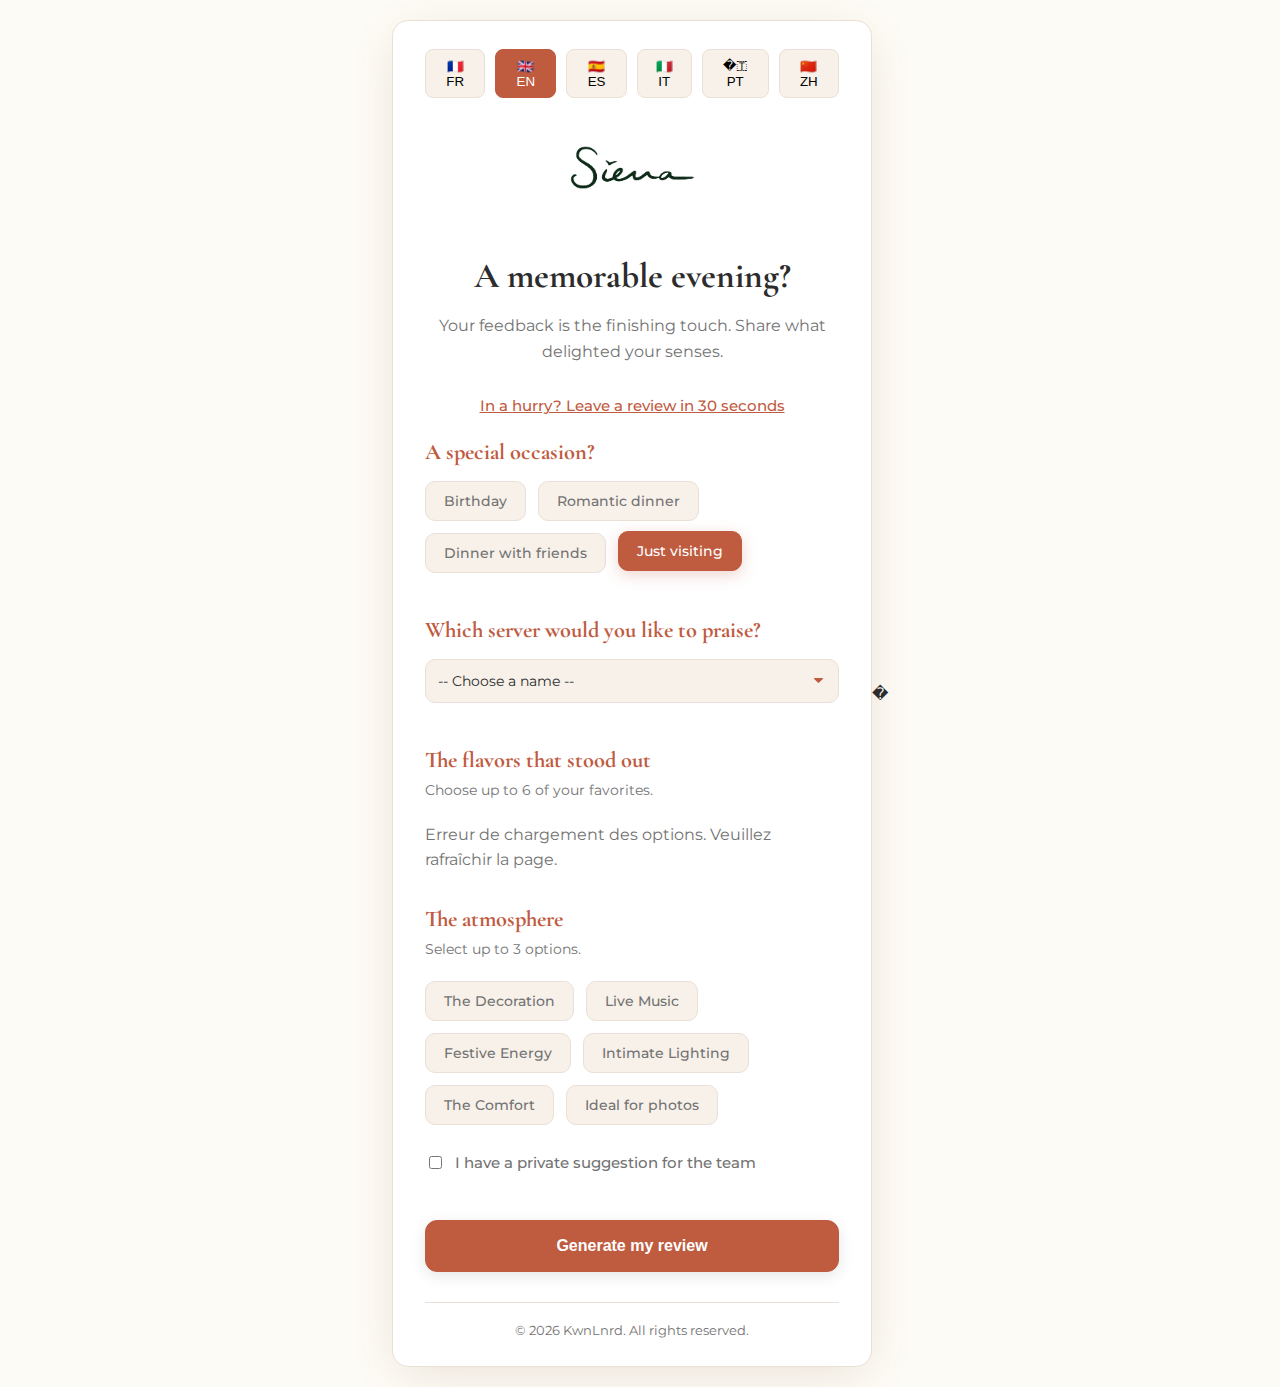
<file: static/app.html>
<!DOCTYPE html>
<html lang="fr">
<head>
    <meta charset="UTF-8">
    <meta name="viewport" content="width=device-width, initial-scale=1.0">
    <title>Votre Avis sur Siena Paris</title>
    <style>
        @import url('https://fonts.googleapis.com/css2?family=Cormorant+Garamond:wght@600;700&family=Montserrat:wght@400;500;600&display=swap');
        :root{--brand-color:#BF5B3F;--background-color:#FDFBF5;--surface-color:#FFFFFF;--text-primary:#2C2C2C;--text-secondary:#737373;--border-color:#EAE0D5;--font-serif:'Cormorant Garamond',serif;--font-sans:'Montserrat',sans-serif;}
        @keyframes fadeIn{from{opacity:0;transform:translateY(15px)}to{opacity:1;transform:translateY(0)}}
        body{font-family:var(--font-sans);background-color:var(--background-color);color:var(--text-primary);margin:0;padding:20px;display:flex;justify-content:center;align-items:center;min-height:100vh;-webkit-font-smoothing:antialiased;-moz-osx-font-smoothing:grayscale;}
        .review-container{background-color:var(--surface-color);border-radius:16px;padding:28px 32px;box-shadow:0 10px 50px -10px rgba(133,93,67,.2);max-width:480px;width:100%;text-align:center;box-sizing:border-box;border:1px solid var(--border-color);animation:fadeIn .8s ease-out;}
        .logo-container img{width:180px;height:auto;margin-bottom:10px}
        h1{font-family:var(--font-serif);font-size:2.2rem;margin-bottom:12px; margin-top: 10px;}
        h2{font-family:var(--font-serif);font-size:1.8rem;margin-bottom:24px; margin-top: 10px; color: var(--brand-color);}
        p{font-size:1rem;line-height:1.6;color:var(--text-secondary);margin-bottom:32px}
        .tag-section{margin-bottom:28px;text-align:left}
        .tag-section h3{font-family:var(--font-serif);font-size:1.4rem;margin-bottom:16px;color:var(--brand-color)}
        .tag-group{display:flex;flex-wrap:wrap;gap:12px}
        .tag-group input[type=checkbox],.tag-group input[type=radio]{position:absolute;opacity:0;width:0;height:0}
        .tag-group label{background-color:#F7F1E9;color:var(--text-secondary);padding:10px 18px;border-radius:10px;cursor:pointer;font-size:.9rem;font-weight:500;transition:all .3s ease;border:1px solid var(--border-color);user-select:none}
        .tag-group input:checked+label{background-color:var(--brand-color);color:#fff;transform:translateY(-2px);box-shadow:0 4px 15px rgba(191,91,63,.25);border-color:var(--brand-color)}
        select{width:100%;padding:12px;border-radius:10px;border:1px solid var(--border-color);background-color:#F7F1E9;font-family:var(--font-sans);font-size:.9rem;color:var(--text-primary);cursor:pointer;-webkit-appearance:none;-moz-appearance:none;appearance:none;background-image:url('data:image/svg+xml;charset=US-ASCII,%3Csvg%20xmlns%3D%22http%3A//www.w3.org/2000/svg%22%20width%3D%22292.4%22%20height%3D%22292.4%22%3E%3Cpath%20fill%3D%22%23BF5B3F%22%20d%3D%22M287%2069.4a17.6%2017.6%200%200%200-13-5.4H18.4c-5%200-9.3%201.8-12.9%205.4A17.6%2017.6%200%200%200%200%2082.2c0%205%201.8%209.3%205.4%2012.9l128%20127.9c3.6%203.6%207.8%205.4%2012.8%205.4s9.2-1.8%2012.8-5.4L287%2095c3.5-3.5%205.4-7.8%205.4-12.8%200-5-1.9-9.2-5.5-12.8z%22/%3E%3C/svg%3E');background-repeat:no-repeat;background-position:right 15px top 50%;background-size:.65em auto}
        textarea{width:100%;box-sizing:border-box;padding:14px;border:1px solid var(--border-color);border-radius:12px;font-family:var(--font-sans);font-size:1rem;min-height:140px;resize:vertical;background-color:#FDFBF5;color:var(--text-primary);margin-bottom:16px}
        .button{background-color:var(--brand-color);color:#fff;border:1px solid var(--brand-color);padding:16px;border-radius:12px;font-size:1rem;font-weight:600;cursor:pointer;width:100%;transition:all .3s ease;display:block;text-decoration:none;box-sizing:border-box;box-shadow:0 4px 15px rgba(0,0,0,.1)}
        .button:hover{transform:translateY(-2px);box-shadow:0 6px 20px rgba(191,91,63,.3)}
        .button.secondary{background:var(--surface-color);color:var(--brand-color);border-color:var(--border-color);margin-top:12px}
        .button.secondary:hover{border-color:var(--brand-color)}
        #google-btn{margin-top:12px}
        .hidden{display:none !important}
        .loader-container{display:flex;flex-direction:column;align-items:center;gap:15px;margin:20px auto}
        .loader{width:40px;height:40px;border:4px solid var(--border-color);border-left-color:var(--brand-color);border-radius:50%;animation:spin 1s linear infinite}
        @keyframes spin{to{transform:rotate(360deg)}}
        .dropdown-container{margin-top:15px;max-height:0;overflow:hidden;transition:max-height .5s ease-in-out,margin-top .5s ease-in-out}
        .dropdown-container.visible{max-height:100px}
        footer{margin-top:30px;padding-top:20px;border-top:1px solid var(--border-color);font-size:.8rem;color:var(--text-secondary)}
        .dish-subcategory{font-weight:600;font-size:.95rem;color:var(--text-secondary);margin-top:20px;margin-bottom:12px;border-bottom:1px solid var(--border-color);padding-bottom:5px}
        .dish-subcategory:first-child{margin-top:0}
        #service-qualities-container{margin-top:15px;max-height:0;overflow:hidden;transition:max-height .5s ease-in-out,margin-top .5s ease-in-out}
        #service-qualities-container.visible{max-height:200px}
        .language-switcher { margin-bottom: 20px; display: flex; justify-content: center; gap: 10px; }
        .lang-btn { background-color: #F7F1E9; border: 1px solid var(--border-color); padding: 8px 12px; border-radius: 8px; cursor: pointer; font-weight: 500; transition: all 0.2s; }
        .lang-btn.active { background-color: var(--brand-color); color: white; border-color: var(--brand-color); }
        .private-feedback-container { text-align: left; margin-top: 20px; max-height: 0; overflow: hidden; transition: max-height 0.5s ease-in-out, margin-top 0.5s ease-in-out; }
        .private-feedback-container.visible { max-height: 200px; }
        .private-feedback-container textarea { width: 100%; box-sizing: border-box; padding: 10px; border: 1px solid var(--border-color); border-radius: 8px; min-height: 100px; margin-top: 10px; }
        .private-feedback-toggle { display: flex; align-items: center; gap: 10px; text-align: left; margin-top: 20px; }
        .private-feedback-toggle input[type="checkbox"] { position: static; opacity: 1; width: auto; height: auto; cursor: pointer; accent-color: var(--brand-color); }
        .private-feedback-toggle label { background: none; color: var(--text-secondary); padding: 0; border: none; border-radius: 0; box-shadow: none; font-weight: 500; font-size: 0.95rem; transition: none; transform: none; }
        .private-feedback-toggle input:checked+label { background: none; color: var(--text-primary); box-shadow: none; transform: none; border: none; }
        
        .form-toggle-link { display: block; text-align: center; margin: 20px 0; color: var(--brand-color); cursor: pointer; text-decoration: underline; font-weight: 500; font-size: 0.95rem; }
        .form-toggle-link:hover { color: var(--text-primary); }
        #result-area h2 { font-size: 1.8rem; }
        #result-area p { font-size: 1rem; margin-bottom: 20px; }
        #reset-btn { margin-top: 12px; background: none; color: var(--brand-color); border-color: var(--border-color); }
        #reset-btn:hover { border-color: var(--brand-color); background: #F7F1E9; }
    </style>
</head>
<body>
    <div class="review-container">
        <div class="language-switcher">
            <button class="lang-btn" data-lang="fr">🇫🇷 FR</button>
            <button class="lang-btn" data-lang="en">🇬🇧 EN</button>
            <button class="lang-btn" data-lang="es">🇪🇸 ES</button>
            <button class="lang-btn" data-lang="it">🇮🇹 IT</button>
            <button class="lang-btn" data-lang="pt">�🇹 PT</button>
            <button class="lang-btn" data-lang="zh">🇨🇳 ZH</button>
        </div>
        <div class="logo-container">
            <img src="/assets/logosiena-1.png" alt="Logo Siena Paris">
        </div>
        
        <form id="review-form">
            <!-- Conteneur du formulaire complet -->
            <div id="full-form-container">
                <h1 data-translate-key="main_title"></h1>
                <p data-translate-key="subtitle"></p>
                <a href="#" id="show-express-form-link" class="form-toggle-link" data-translate-key="express_toggle"></a>

                <div class="tag-section">
                    <h3 data-translate-key="occasion_title"></h3>
                    <div class="tag-group" data-category="reason_for_visit">
                        <input type="radio" id="event_birthday" name="event" value="un anniversaire"><label for="event_birthday" data-translate-key="occasion_birthday"></label>
                        <input type="radio" id="event_romantic" name="event" value="un dîner romantique"><label for="event_romantic" data-translate-key="occasion_romantic"></label>
                        <input type="radio" id="event_friends" name="event" value="un dîner entre amis"><label for="event_friends" data-translate-key="occasion_friends"></label>
                        <input type="radio" id="event_visit" name="event" value="une simple visite" checked><label for="event_visit" data-translate-key="occasion_visit"></label>
                    </div>
                    <div id="birthday_details_container" class="dropdown-container">
                        <select id="birthday_details" name="birthday_details" data-category="birthday_details">
                            <option value="" disabled selected data-translate-key="birthday_who"></option>
                            <option value="de mon père" data-translate-key="birthday_father"></option>
                            <option value="de ma mère" data-translate-key="birthday_mother"></option>
                            <option value="de mon mari" data-translate-key="birthday_husband"></option>
                            <option value="de ma femme" data-translate-key="birthday_wife"></option>
                            <option value="de mon fils" data-translate-key="birthday_son"></option>
                            <option value="de ma fille" data-translate-key="birthday_daughter"></option>
                            <option value="d'un(e) ami(e)" data-translate-key="birthday_friend"></option>
                        </select>
                    </div>
                </div>
                <div class="tag-section">
                    <h3 data-translate-key="server_title"></h3>
                    <select id="server-select-full" data-category="server_name">
                        <option value="" data-translate-key="server_choose"></option>
                    </select>
                    <div id="service-qualities-container" class="dropdown-container">
                        <p style="font-size: 0.9rem; margin-top: 20px; margin-bottom: 10px;" data-translate-key="service_subtitle"></p>
                        <div class="tag-group" data-category="service_qualities">
                            <input type="checkbox" id="tag_service_1" value="attentionné"><label for="tag_service_1" data-translate-key="service_q1"></label>
                            <input type="checkbox" id="tag_service_2" value="souriant et chaleureux"><label for="tag_service_2" data-translate-key="service_q2"></label>
                            <input type="checkbox" id="tag_service_3" value="professionnel"><label for="tag_service_3" data-translate-key="service_q3"></label>
                            <input type="checkbox" id="tag_service_4" value="efficace et rapide"><label for="tag_service_4" data-translate-key="service_q4"></label>
                            <input type="checkbox" id="tag_service_5" value="de très bon conseil"><label for="tag_service_5" data-translate-key="service_q5"></label>
                            <input type="checkbox" id="tag_service_6" value="discret"><label for="tag_service_6" data-translate-key="service_q6"></label>
                        </div>
                    </div>
                </div>
                <div class="tag-section" id="dishes-section-limiter">
                    <h3 data-translate-key="flavors_title"></h3>
                    <p style="font-size: 0.9rem; margin-top: -10px; margin-bottom: 20px;" data-translate-key="flavors_subtitle"></p>
                    <div id="dishes-content">
                        <p>Chargement des options...</p>
                    </div>
                </div>
                <div class="tag-section">
                    <h3 data-translate-key="atmosphere_title"></h3>
                    <p style="font-size: 0.9rem; margin-top: -10px; margin-bottom: 20px;" data-translate-key="atmosphere_subtitle"></p>
                    <div class="tag-group" data-category="atmosphere" id="atmospheres-content">
                    </div>
                </div>
                <div class="tag-section">
                    <div class="private-feedback-toggle">
                        <input type="checkbox" id="toggle-private-feedback">
                        <label for="toggle-private-feedback" data-translate-key="private_feedback_label"></label>
                    </div>
                    <div class="private-feedback-container" id="private-feedback-container">
                        <textarea id="private-feedback-text" data-translate-key="private_feedback_placeholder" placeholder="Votre suggestion nous aidera à nous améliorer..."></textarea>
                    </div>
                </div>
            </div>

            <!-- Conteneur du formulaire express -->
            <div id="express-form-container" class="hidden">
                <h2 data-translate-key="express_title"></h2>
                <div class="tag-section">
                    <h3 data-translate-key="server_title"></h3>
                    <select id="server-select-express" data-category="server_name">
                        <option value="" data-translate-key="server_choose"></option>
                    </select>
                </div>
                <div class="tag-section">
                    <h3 data-translate-key="express_highlight_title"></h3>
                    <div class="tag-group" data-category="highlight">
                        <input type="checkbox" id="tag_express_1" value="Service attentionné"><label for="tag_express_1" data-translate-key="express_tag1"></label>
                        <input type="checkbox" id="tag_express_2" value="Saveur des pâtes à la truffe"><label for="tag_express_2" data-translate-key="express_tag2"></label>
                        <input type="checkbox" id="tag_express_3" value="Ambiance festive"><label for="tag_express_3" data-translate-key="express_tag3"></label>
                        <input type="checkbox" id="tag_express_4" value="Cocktails créatifs"><label for="tag_express_4" data-translate-key="express_tag4"></label>
                        <input type="checkbox" id="tag_express_5" value="Décoration chic"><label for="tag_express_5" data-translate-key="express_tag5"></label>
                        <input type="checkbox" id="tag_express_6" value="Qualité des produits"><label for="tag_express_6" data-translate-key="express_tag6"></label>
                    </div>
                </div>
                <a href="#" id="show-full-form-link" class="form-toggle-link" data-translate-key="full_form_toggle"></a>
            </div>

            <button type="submit" class="button" id="generate-btn" data-translate-key="generate_button"></button>
        </form>
        
        <div id="loader" class="loader-container hidden">
            <div class="loader"></div>
            <span id="loader-text"></span>
        </div>
        <div id="result-area" class="hidden">
            <h2 data-translate-key="review_success_title"></h2>
            <p data-translate-key="review_success_text"></p>
            <textarea id="review-text" readonly></textarea>
            <button id="copy-btn" class="button secondary" data-translate-key="copy_button"></button>
            <a href="https://search.google.com/local/writereview?placeid=ChIJIdvGkX5v5kcRQ1FTWUnyJxo" target="_blank" id="google-btn" class="button" data-translate-key="publish_button"></a>
            <button id="reset-btn" class="button secondary" data-translate-key="back_to_form_button"></button>
        </div>
        <footer>
            &copy; <span id="copyright-year"></span> KwnLnrd. <span data-translate-key="footer_rights"></span>
        </footer>
    </div>
<script>
document.addEventListener('DOMContentLoaded', () => {
    const translations = {
        fr: {
            page_title: "Votre Avis sur Siena Paris", main_title: "Une soirée mémorable ?", subtitle: "Votre avis est la touche finale. Partagez ce qui a enchanté vos sens.", express_toggle: "Pressé(e) ? Laissez un avis en 30 secondes", express_title: "L'essentiel de votre soirée", express_highlight_title: "Le point fort de votre visite", express_tag1: "Service attentionné", express_tag2: "Pâtes à la truffe", express_tag3: "Ambiance festive", express_tag4: "Cocktails créatifs", express_tag5: "Décoration chic", express_tag6: "Qualité des produits", full_form_toggle: "Afficher plus d'options", occasion_title: "Une occasion spéciale ?", occasion_birthday: "Anniversaire", occasion_romantic: "Dîner romantique", occasion_friends: "Dîner entre amis", occasion_visit: "Simple visite", birthday_who: "C'était l'anniversaire de qui ?", birthday_father: "Père", birthday_mother: "Mère", birthday_husband: "Mari", birthday_wife: "Femme", birthday_son: "Fils", birthday_daughter: "Fille", birthday_friend: "Ami(e)", server_title: "Quel serveur souhaitez-vous féliciter ?", server_choose: "-- Choisissez un prénom --", service_subtitle: "Qu'avez-vous particulièrement apprécié ? (3 choix max)", service_q1: "Attentionné", service_q2: "Souriant", service_q3: "Professionnel", service_q4: "Efficace", service_q5: "De bon conseil", service_q6: "Discret", flavors_title: "Les saveurs qui vous ont marqué", flavors_subtitle: "Choisissez jusqu'à 6 de vos coups de cœur.", atmosphere_title: "L'atmosphère du lieu", atmosphere_subtitle: "Sélectionnez jusqu'à 3 options.",
            atmosphere_decoration: "La Décoration", atmosphere_music: "La Musique Live", atmosphere_energy: "L'Énergie Festive", atmosphere_lighting: "L'Éclairage Intime", atmosphere_comfort: "Le Confort", atmosphere_photo: "Idéal pour les photos",
            private_feedback_label: "J'ai une suggestion privée pour l'équipe", private_feedback_placeholder: "Votre suggestion nous aidera à nous améliorer...",
            generate_button: "Générer mon avis", copy_button: "Copier le texte", publish_button: "Publier mon avis sur Google", footer_rights: "Tous droits réservés.", loading_messages: ["Contact de notre assistant créatif...","Analyse de votre soirée mémorable...","L'inspiration est en chemin...","Finalisation de la rédaction..."], alert_no_option: "Veuillez sélectionner au moins une option ou laisser un feedback privé.", alert_limit: (limit) => `Vous ne pouvez sélectionner que ${limit} options maximum dans cette catégorie.`,
            review_success_title: "Avis généré avec succès !", review_success_text: "Vous pouvez maintenant copier le texte et le publier sur Google. Merci pour votre temps !", back_to_form_button: "Rédiger un autre avis"
        },
        en: {
            page_title: "Your Feedback on Siena Paris", main_title: "A memorable evening?", subtitle: "Your feedback is the finishing touch. Share what delighted your senses.", express_toggle: "In a hurry? Leave a review in 30 seconds", express_title: "The essentials of your evening", express_highlight_title: "The highlight of your visit", express_tag1: "Attentive service", express_tag2: "Truffle pasta flavor", express_tag3: "Festive atmosphere", express_tag4: "Creative cocktails", express_tag5: "Chic decoration", express_tag6: "Quality products", full_form_toggle: "Show more options", occasion_title: "A special occasion?", occasion_birthday: "Birthday", occasion_romantic: "Romantic dinner", occasion_friends: "Dinner with friends", occasion_visit: "Just visiting", birthday_who: "Whose birthday was it?", birthday_father: "Father", birthday_mother: "Mother", birthday_husband: "Husband", birthday_wife: "Wife", birthday_son: "Son", birthday_daughter: "Daughter", birthday_friend: "Friend", server_title: "Which server would you like to praise?", server_choose: "-- Choose a name --", service_subtitle: "What did you particularly appreciate? (3 choices max)", service_q1: "Attentive", service_q2: "Smiling", service_q3: "Professional", service_q4: "Efficient", service_q5: "Great advice", service_q6: "Discreet", flavors_title: "The flavors that stood out", flavors_subtitle: "Choose up to 6 of your favorites.", atmosphere_title: "The atmosphere", atmosphere_subtitle: "Select up to 3 options.",
            atmosphere_decoration: "The Decoration", atmosphere_music: "Live Music", atmosphere_energy: "Festive Energy", atmosphere_lighting: "Intimate Lighting", atmosphere_comfort: "The Comfort", atmosphere_photo: "Ideal for photos",
            private_feedback_label: "I have a private suggestion for the team", private_feedback_placeholder: "Your suggestion will help us improve...",
            generate_button: "Generate my review", copy_button: "Copy text", publish_button: "Publish review on Google", footer_rights: "All rights reserved.", loading_messages: ["Contacting our creative assistant...","Analyzing your memorable evening...","Inspiration is on its way...","Finalizing the draft..."], alert_no_option: "Please select at least one option or leave private feedback.", alert_limit: (limit) => `You can only select up to ${limit} options in this category.`,
            review_success_title: "Review generated successfully!", review_success_text: "You can now copy the text and post it on Google. Thank you for your time!", back_to_form_button: "Write another review"
        },
        es: {
            page_title: "Tu Opinión sobre Siena Paris", main_title: "¿Una noche memorable?", subtitle: "Tu opinión es el toque final. Comparte lo que deleitó tus sentidos.", express_toggle: "¿Tienes prisa? Deja tu opinión en 30 segundos", express_title: "Lo esencial de tu noche", express_highlight_title: "El punto fuerte de tu visita", express_tag1: "Servicio atento", express_tag2: "Sabor de la pasta trufada", express_tag3: "Ambiente festivo", express_tag4: "Cócteles creativos", express_tag5: "Decoración chic", express_tag6: "Calidad de los productos", full_form_toggle: "Mostrar más opciones", occasion_title: "¿Una ocasión especial?", occasion_birthday: "Cumpleaños", occasion_romantic: "Cena romántica", occasion_friends: "Cena entre amigos", occasion_visit: "Simple visita", birthday_who: "¿De quién era el cumpleaños?", birthday_father: "Padre", birthday_mother: "Madre", birthday_husband: "Esposo", birthday_wife: "Esposa", birthday_son: "Hijo", birthday_daughter: "Hija", birthday_friend: "Amigo(a)", server_title: "¿A qué camarero te gustaría felicitar?", server_choose: "-- Elige un nombre --", service_subtitle: "¿Qué te gustó especialmente? (3 opciones máx.)", service_q1: "Atento", service_q2: "Sonriente", service_q3: "Profesional", service_q4: "Eficiente", service_q5: "Buen consejero", service_q6: "Discreto", flavors_title: "Los sabores que te marcaron", flavors_subtitle: "Elige hasta 6 de tus favoritos.", atmosphere_title: "El ambiente del lugar", atmosphere_subtitle: "Selecciona hasta 3 opciones.",
            atmosphere_decoration: "La Decoración", atmosphere_music: "Música en Vivo", atmosphere_energy: "Energía Festiva", atmosphere_lighting: "Iluminación Íntima", atmosphere_comfort: "La Comodidad", atmosphere_photo: "Ideal para fotos",
            private_feedback_label: "Tengo una sugerencia privada para el equipo", private_feedback_placeholder: "Tu sugerencia nos ayudará a mejorar...",
            generate_button: "Generar mi opinión", copy_button: "Copiar texto", publish_button: "Publicar en Google", footer_rights: "Todos los derechos reservados.", loading_messages: ["Contactando a nuestro asistente...", "Analizando tu noche...", "La inspiración está en camino...", "Finalizando el borrador..."], alert_no_option: "Por favor, selecciona al menos una opción o deja un comentario privado.", alert_limit: (limit) => `Solo puedes seleccionar hasta ${limit} opciones en esta categoría.`,
            review_success_title: "¡Tu opinión ha sido generada!", review_success_text: "Ahora puedes copiar el texto y publicarlo en Google. ¡Gracias por tu tiempo!", back_to_form_button: "Escribir otra opinión"
        },
        it: {
            page_title: "La tua Recensione su Siena Paris", main_title: "Una serata memorabile?", subtitle: "La tua opinione è il tocco finale. Condividi ciò che ha deliziato i tuoi sensi.", express_toggle: "Di fretta? Lascia una recensione in 30 secondi", express_title: "L'essenziale della tua serata", express_highlight_title: "Il punto forte della tua visita", express_tag1: "Servizio attento", express_tag2: "Sapore della pasta al tartufo", express_tag3: "Atmosfera festosa", express_tag4: "Cocktail creativi", express_tag5: "Arredamento chic", express_tag6: "Qualità dei prodotti", full_form_toggle: "Mostra più opzioni", occasion_title: "Un'occasione speciale?", occasion_birthday: "Compleanno", occasion_romantic: "Cena romantica", occasion_friends: "Cena tra amici", occasion_visit: "Semplice visita", birthday_who: "Di chi era il compleanno?", birthday_father: "Padre", birthday_mother: "Madre", birthday_husband: "Marito", birthday_wife: "Moglie", birthday_son: "Figlio", birthday_daughter: "Figlia", birthday_friend: "Amico(a)", server_title: "Quale cameriere vorresti elogiare?", server_choose: "-- Scegli un nome --", service_subtitle: "Cosa hai apprezzato in particolare? (max 3 opzioni)", service_q1: "Attento", service_q2: "Sorridente", service_q3: "Professionale", service_q4: "Efficiente", service_q5: "Ottimo consiglio", service_q6: "Discreto", flavors_title: "I sapori che ti hanno colpito", flavors_subtitle: "Scegli fino a 6 dei tuoi preferiti.", atmosphere_title: "L'atmosfera del locale", atmosphere_subtitle: "Seleziona fino a 3 opzioni.",
            atmosphere_decoration: "La Decorazione", atmosphere_music: "Musica dal Vivo", atmosphere_energy: "Energia Festosa", atmosphere_lighting: "Illuminazione Intima", atmosphere_comfort: "Il Comfort", atmosphere_photo: "Ideale per le foto",
            private_feedback_label: "Ho un suggerimento privato per il team", private_feedback_placeholder: "Il tuo suggerimento ci aiuterà a migliorare...",
            generate_button: "Genera la mia recensione", copy_button: "Copia il testo", publish_button: "Pubblica su Google", footer_rights: "Tutti i diritti riservati.", loading_messages: ["Contattando il nostro assistente...", "Analizzando la tua serata...", "L'ispirazione è in arrivo...", "Finalizzando la bozza..."], alert_no_option: "Seleziona almeno un'opzione o lascia un feedback privato.", alert_limit: (limit) => `Puoi selezionare solo fino a ${limit} opzioni in questa categoria.`,
            review_success_title: "Recensione generata!", review_success_text: "Ora puoi copiare il testo e pubblicarlo su Google. Grazie per il tuo tempo!", back_to_form_button: "Scrivi un'altra recensione"
        },
        pt: {
            page_title: "A sua Avaliação sobre o Siena Paris", main_title: "Uma noite memorável?", subtitle: "A sua opinião é o toque final. Partilhe o que encantou os seus sentidos.", express_toggle: "Com pressa? Deixe uma avaliação em 30 segundos", express_title: "O essencial da sua noite", express_highlight_title: "O ponto alto da sua visita", express_tag1: "Serviço atencioso", express_tag2: "Sabor da massa trufada", express_tag3: "Ambiente festivo", express_tag4: "Cocktails criativos", express_tag5: "Decoração chique", express_tag6: "Qualidade dos produtos", full_form_toggle: "Mostrar mais opções", occasion_title: "Uma ocasião especial?", occasion_birthday: "Aniversário", occasion_romantic: "Jantar romântico", occasion_friends: "Jantar entre amigos", occasion_visit: "Simples visita", birthday_who: "De quem era o aniversário?", birthday_father: "Pai", birthday_mother: "Mãe", birthday_husband: "Marido", birthday_wife: "Esposa", birthday_son: "Filho", birthday_daughter: "Filha", birthday_friend: "Amigo(a)", server_title: "Qual empregado gostaria de elogiar?", server_choose: "-- Escolha um nome --", service_subtitle: "O que apreciou particularmente? (máx. 3 opções)", service_q1: "Atencioso", service_q2: "Sorridente", service_q3: "Profissional", service_q4: "Eficiente", service_q5: "Bons conselhos", service_q6: "Discreto", flavors_title: "Os sabores que o marcaram", flavors_subtitle: "Escolha até 6 dos seus favoritos.", atmosphere_title: "A atmosfera do local", atmosphere_subtitle: "Selecione até 3 opções.",
            atmosphere_decoration: "A Decoração", atmosphere_music: "Música ao Vivo", atmosphere_energy: "Energia Festiva", atmosphere_lighting: "Iluminação Íntima", atmosphere_comfort: "O Conforto", atmosphere_photo: "Ideal para fotos",
            private_feedback_label: "Tenho uma sugestão privada para a equipa", private_feedback_placeholder: "A sua sugestão vai ajudar-nos a melhorar...",
            generate_button: "Gerar a minha avaliação", copy_button: "Copiar texto", publish_button: "Publicar no Google", footer_rights: "Todos os direitos reservados.", loading_messages: ["A contactar o nosso assistente...", "A analisar a sua noite...", "A inspiração está a caminho...", "A finalizar o rascunho..."], alert_no_option: "Por favor, selecione pelo menos uma opção ou deixe um feedback privado.", alert_limit: (limit) => `Só pode selecionar até ${limit} opções nesta categoria.`,
            review_success_title: "Avaliação gerada!", review_success_text: "Agora pode copiar o texto e publicá-lo no Google. Obrigado pelo seu tempo!", back_to_form_button: "Escrever outra avaliação"
        },
        zh: {
            page_title: "您对 Siena Paris 的评价", main_title: "一个难忘的夜晚？", subtitle: "您的反馈是我们体验的最后一笔。分享令您感官愉悦的瞬间。", express_toggle: "赶时间？30秒留下评价", express_title: "您夜晚的精华", express_highlight_title: "您光临的亮点", express_tag1: "服务周到", express_tag2: "松露意面风味", express_tag3: "节日气氛", express_tag4: "创意鸡尾酒", express_tag5: "别致的装饰", express_tag6: "产品质量", full_form_toggle: "显示更多选项", occasion_title: "特殊场合？", occasion_birthday: "生日", occasion_romantic: "浪漫晚餐", occasion_friends: "朋友聚餐", occasion_visit: "只是来访", birthday_who: "是谁的生日？", birthday_father: "父亲", birthday_mother: "母亲", birthday_husband: "丈夫", birthday_wife: "妻子", birthday_son: "儿子", birthday_daughter: "女儿", birthday_friend: "朋友", server_title: "您想表扬哪位服务员？", server_choose: "-- 请选择一个名字 --", service_subtitle: "您特别欣赏什么？ (最多3项)", service_q1: "周到", service_q2: "微笑", service_q3: "专业", service_q4: "高效", service_q5: "建议很棒", service_q6: "不打扰", flavors_title: "让您印象深刻的风味", flavors_subtitle: "最多选择6个您的最爱。", atmosphere_title: "餐厅氛围", atmosphere_subtitle: "最多选择3个选项。",
            atmosphere_decoration: "装饰", atmosphere_music: "现场音乐", atmosphere_energy: "节日能量", atmosphere_lighting: "私密照明", atmosphere_comfort: "舒适", atmosphere_photo: "适合拍照",
            private_feedback_label: "我有一条给团队的私人建议", private_feedback_placeholder: "您的建议将帮助我们改进...",
            generate_button: "生成我的评价", copy_button: "复制文本", publish_button: "在谷歌上发布", footer_rights: "版权所有。", loading_messages: ["联系我们的创意助手...", "分析您难忘的夜晚...", "灵感正在路上...", "完成草稿..."], alert_no_option: "请至少选择一个选项或留下私人反馈。", alert_limit: (limit) => `您最多只能在此类别中选择 ${limit} 个选项。`,
            review_success_title: "评价已生成！", review_success_text: "现在您可以复制文本并发布到谷歌。感谢您的宝贵时间！", back_to_form_button: "再写一条评价"
        }
    };

    let currentLang = 'fr';

    // --- DOM Elements ---
    const reviewForm = document.getElementById('review-form');
    const fullFormContainer = document.getElementById('full-form-container');
    const expressFormContainer = document.getElementById('express-form-container');
    const showExpressLink = document.getElementById('show-express-form-link');
    const showFullLink = document.getElementById('show-full-form-link');
    
    const serverSelectFull = document.getElementById('server-select-full');
    const serverSelectExpress = document.getElementById('server-select-express');
    const dishesContainer = document.getElementById('dishes-content');
    const atmospheresContainer = document.getElementById('atmospheres-content');
    const serviceQualitiesContainer = document.getElementById('service-qualities-container');
    const birthdayDetailsContainer = document.getElementById('birthday_details_container');
    const loaderContainer = document.getElementById('loader');
    const loaderText = document.getElementById('loader-text');
    const resultArea = document.getElementById('result-area');
    const reviewText = document.getElementById('review-text');
    const copyBtn = document.getElementById('copy-btn');
    const resetBtn = document.getElementById('reset-btn');
    const langButtons = document.querySelectorAll('.lang-btn');
    const toggleFeedbackCheckbox = document.getElementById('toggle-private-feedback');
    const privateFeedbackContainer = document.getElementById('private-feedback-container');
    const privateFeedbackText = document.getElementById('private-feedback-text');

    const API_BASE_URL = 'https://siena-avis.onrender.com';
    let messageInterval;

    // --- Language and Translations ---
    function setLanguage(lang) {
        if (!translations[lang]) lang = 'fr';
        currentLang = lang;
        document.documentElement.lang = lang;
        document.title = translations[lang].page_title;
        document.querySelectorAll('[data-translate-key]').forEach(el => {
            const key = el.dataset.translateKey;
            if (translations[lang][key] && typeof translations[lang][key] !== 'function') {
                if (el.tagName === 'TEXTAREA' || el.tagName === 'INPUT' && el.placeholder) {
                    el.placeholder = translations[lang][key];
                } else {
                    el.textContent = translations[lang][key];
                }
            }
        });
        document.querySelectorAll('.lang-btn').forEach(btn => {
            btn.classList.toggle('active', btn.dataset.lang === lang);
        });
        populateAtmospheres(lang);
    }

    function populateAtmospheres(lang) {
        atmospheresContainer.innerHTML = '';
        const atmosphereKeys = ["atmosphere_decoration", "atmosphere_music", "atmosphere_energy", "atmosphere_lighting", "atmosphere_comfort", "atmosphere_photo"];
        atmosphereKeys.forEach((key, index) => {
            const text = translations[lang][key];
            const inputId = `atmosphere_${index}`;
            const input = document.createElement('input');
            input.type = 'checkbox';
            input.id = inputId;
            input.value = text;
            const label = document.createElement('label');
            label.htmlFor = inputId;
            label.textContent = text;
            atmospheresContainer.appendChild(input);
            atmospheresContainer.appendChild(label);
        });
    }

    // --- Data Loading ---
    async function loadDynamicData() {
        try {
            const response = await fetch(`${API_BASE_URL}/api/public/data`);
            if (!response.ok) throw new Error('Network response was not ok');
            const data = await response.json();

            const serverChooseText = translations[currentLang].server_choose;
            serverSelectFull.innerHTML = `<option value="">${serverChooseText}</option>`;
            serverSelectExpress.innerHTML = `<option value="">${serverChooseText}</option>`;
            data.servers.forEach(server => {
                const option = document.createElement('option');
                option.value = server.name;
                option.textContent = server.name;
                serverSelectFull.appendChild(option.cloneNode(true));
                serverSelectExpress.appendChild(option);
            });

            dishesContainer.innerHTML = '';
            const categoryOrder = ["Antipasti & Crudo", "Pâtes", "Viandes & Poissons", "Pizze", "Douceurs"];
            categoryOrder.forEach(category => {
                if (data.flavors[category] && data.flavors[category].length > 0) {
                    const subcategoryTitle = document.createElement('div');
                    subcategoryTitle.className = 'dish-subcategory';
                    subcategoryTitle.textContent = category;
                    dishesContainer.appendChild(subcategoryTitle);
                    const group = document.createElement('div');
                    group.className = 'tag-group';
                    group.dataset.category = 'dish';
                    data.flavors[category].forEach(flavor => {
                        const inputId = `flavor_${flavor.id}`;
                        const input = document.createElement('input');
                        input.type = 'checkbox';
                        input.id = inputId;
                        input.value = flavor.text;
                        const label = document.createElement('label');
                        label.htmlFor = inputId;
                        label.textContent = flavor.text;
                        group.appendChild(input);
                        group.appendChild(label);
                    });
                    dishesContainer.appendChild(group);
                }
            });
        } catch (error) {
            console.error('Failed to load dynamic data:', error);
            dishesContainer.innerHTML = '<p>Erreur de chargement des options. Veuillez rafraîchir la page.</p>';
        }
    }

    // --- Form Toggling & Reset Logic ---
    function resetForm() {
        resultArea.classList.add('hidden');
        reviewForm.classList.remove('hidden');
        reviewForm.reset();
        serviceQualitiesContainer.classList.remove('visible');
        birthdayDetailsContainer.classList.remove('visible');
        privateFeedbackContainer.classList.remove('visible');
        toggleFeedbackCheckbox.checked = false;
        expressFormContainer.classList.add('hidden');
        fullFormContainer.classList.remove('hidden');
        copyBtn.textContent = translations[currentLang].copy_button;
    }
    
    showExpressLink.addEventListener('click', (e) => {
        e.preventDefault();
        fullFormContainer.classList.add('hidden');
        expressFormContainer.classList.remove('hidden');
    });

    showFullLink.addEventListener('click', (e) => {
        e.preventDefault();
        expressFormContainer.classList.add('hidden');
        fullFormContainer.classList.remove('hidden');
    });
    
    resetBtn.addEventListener('click', resetForm);

    // --- Form Submission Logic ---
    reviewForm.addEventListener('submit', async (e) => {
        e.preventDefault();

        const isExpressMode = !expressFormContainer.classList.contains('hidden');
        const visibleContainer = isExpressMode ? expressFormContainer : fullFormContainer;
        
        let tags = [];
        const review_mode = isExpressMode ? 'express' : 'full';

        const checkedInputs = visibleContainer.querySelectorAll('input:checked');
        checkedInputs.forEach(input => {
            const group = input.closest('.tag-group');
            if (group) {
                tags.push({ category: group.dataset.category, value: input.value });
            }
        });

        const selectedServer = visibleContainer.querySelector('select[data-category="server_name"]');
        if (selectedServer && selectedServer.value) {
            tags.push({ category: 'server_name', value: selectedServer.value });
        }
        
        if (!isExpressMode) {
             const birthdaySelect = document.getElementById('birthday_details');
             if (birthdaySelect && birthdaySelect.value && birthdayDetailsContainer.classList.contains('visible')) {
                 tags.push({ category: 'birthday_details', value: birthdaySelect.value });
             }
        }

        const private_feedback = privateFeedbackText.value.trim();
        const hasPublicReviewData = tags.some(tag => tag.category !== 'server_name' && tag.category !== 'reason_for_visit');
        
        if (!hasPublicReviewData && !private_feedback) {
            alert(translations[currentLang].alert_no_option);
            return;
        }

        reviewForm.classList.add('hidden');
        loaderContainer.classList.remove('hidden');
        let msgIndex = 0;
        loaderText.textContent = translations[currentLang].loading_messages[msgIndex];
        messageInterval = setInterval(() => {
            msgIndex = (msgIndex + 1) % translations[currentLang].loading_messages.length;
            loaderText.textContent = translations[currentLang].loading_messages[msgIndex];
        }, 2500);

        try {
            const response = await fetch(`${API_BASE_URL}/generate-review`, {
                method: 'POST',
                headers: { 'Content-Type': 'application/json' },
                body: JSON.stringify({ lang: currentLang, tags, private_feedback, review_mode })
            });
            if (!response.ok) throw new Error(`Server error: ${response.statusText}`);
            
            const result = await response.json();
            
            if (result.review) {
                reviewText.value = result.review;
                resultArea.classList.remove('hidden');
            } else if (result.message) {
                alert(result.message);
                resetForm();
            } else {
                 throw new Error(result.error || 'Unknown error');
            }

        } catch (error) {
            console.error('Submission error:', error);
            alert(error.message);
            reviewForm.classList.remove('hidden');
        } finally {
            loaderContainer.classList.add('hidden');
            clearInterval(messageInterval);
        }
    });
    
    // --- Other Event Listeners ---
    copyBtn.addEventListener('click', () => {
        reviewText.select();
        document.execCommand('copy');
        copyBtn.textContent = 'Copié !';
        setTimeout(() => { copyBtn.textContent = translations[currentLang].copy_button; }, 2000);
    });

    langButtons.forEach(btn => btn.addEventListener('click', () => setLanguage(btn.dataset.lang)));
    
    serverSelectFull.addEventListener('change', () => serviceQualitiesContainer.classList.toggle('visible', !!serverSelectFull.value));
    
    document.querySelectorAll('input[name="event"]').forEach(radio => radio.addEventListener('change', (e) => birthdayDetailsContainer.classList.toggle('visible', e.target.id === 'event_birthday')));
    
    toggleFeedbackCheckbox.addEventListener('change', () => privateFeedbackContainer.classList.toggle('visible', toggleFeedbackCheckbox.checked));

    document.getElementById('copyright-year').textContent = new Date().getFullYear();
    
    // --- Initial Load ---
    const initialLang = (window.location.hash.substring(1) || navigator.language.split('-')[0]);
    setLanguage(initialLang);
    loadDynamicData();
});
</script>
</body>
</html>
�
</file>
